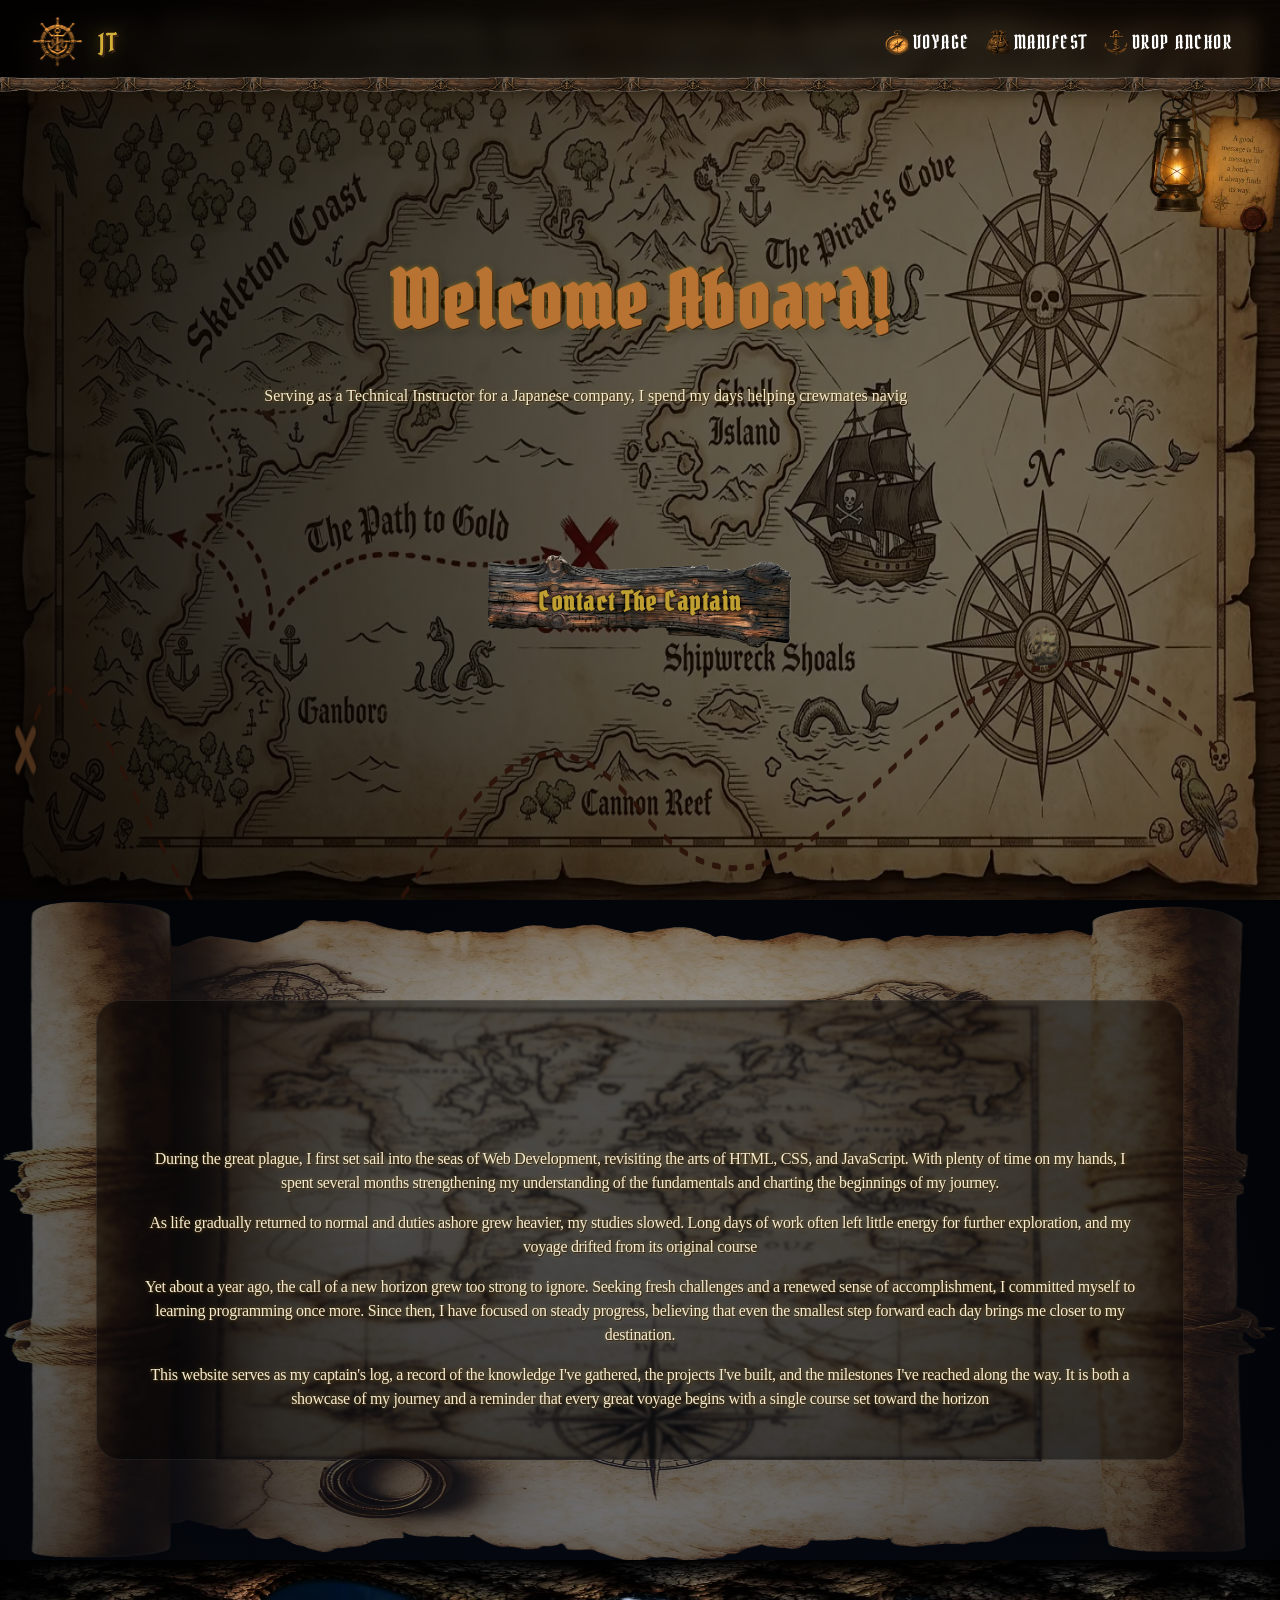
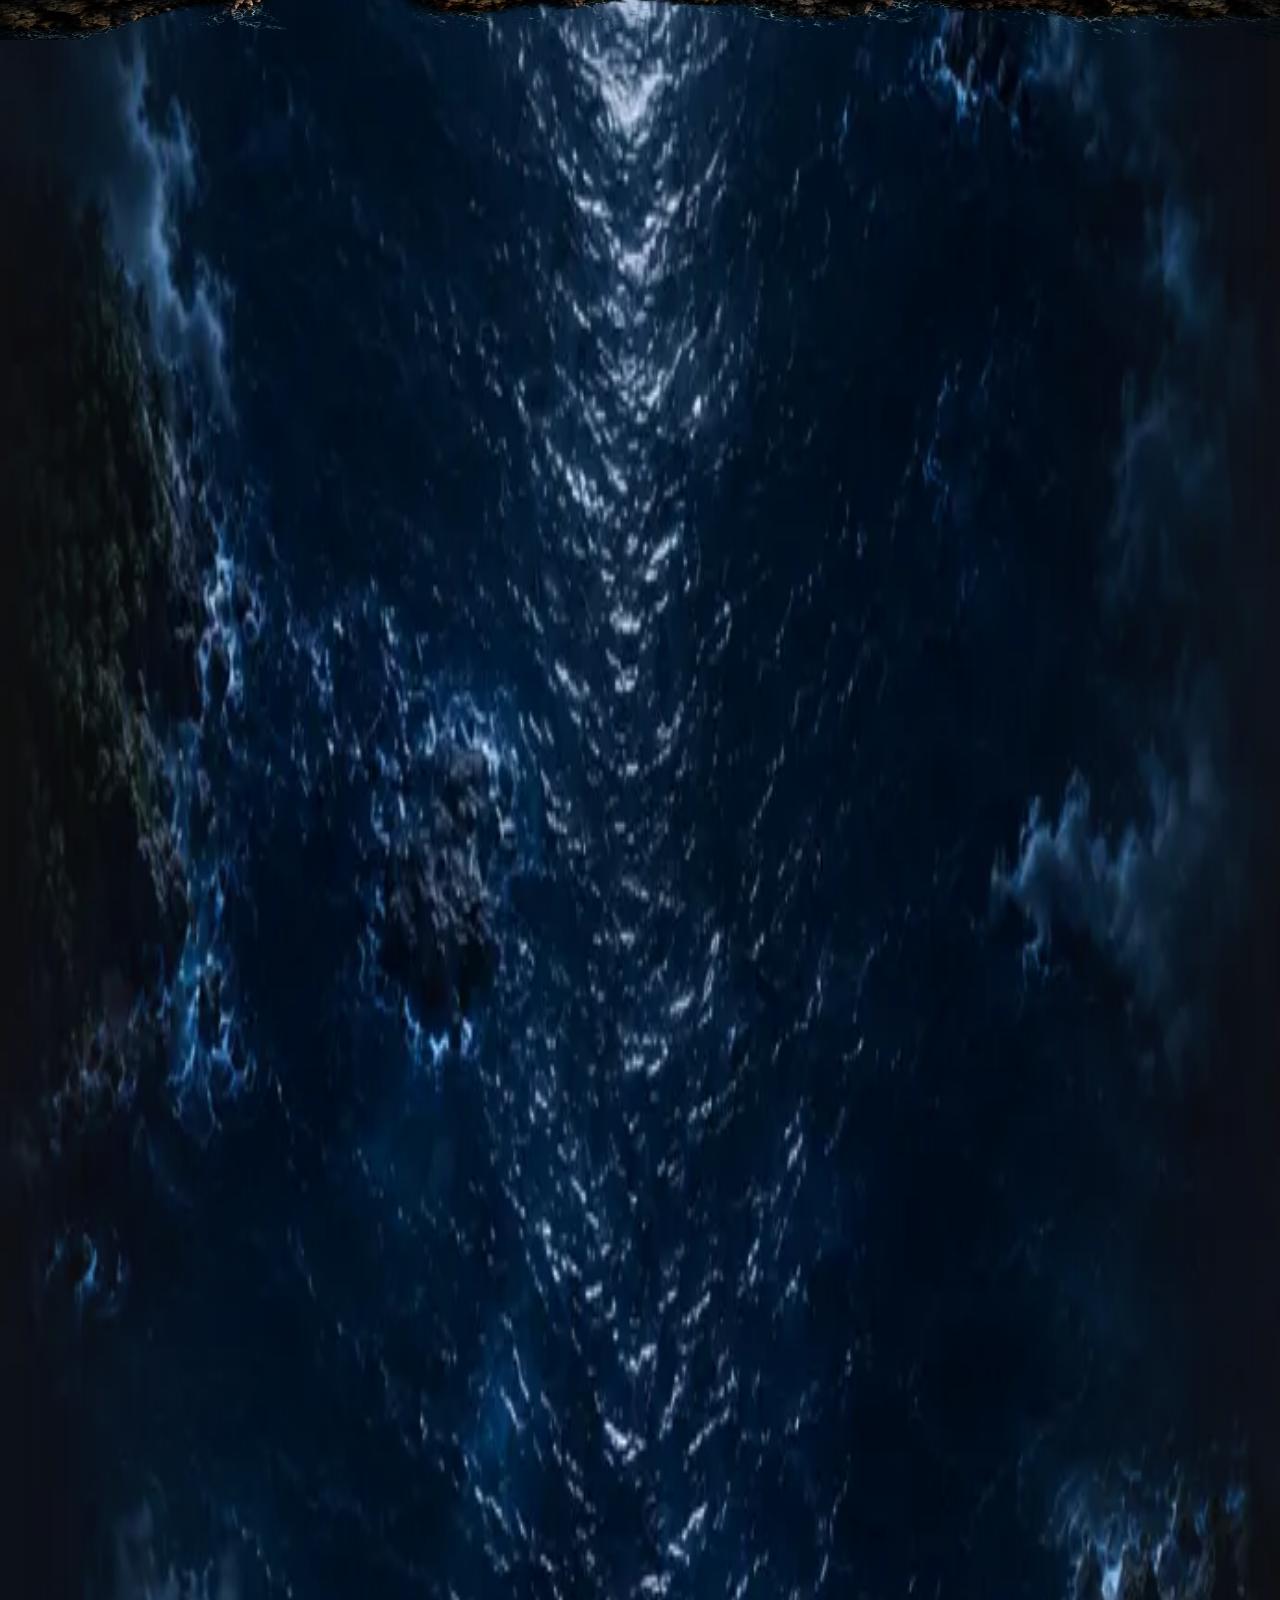
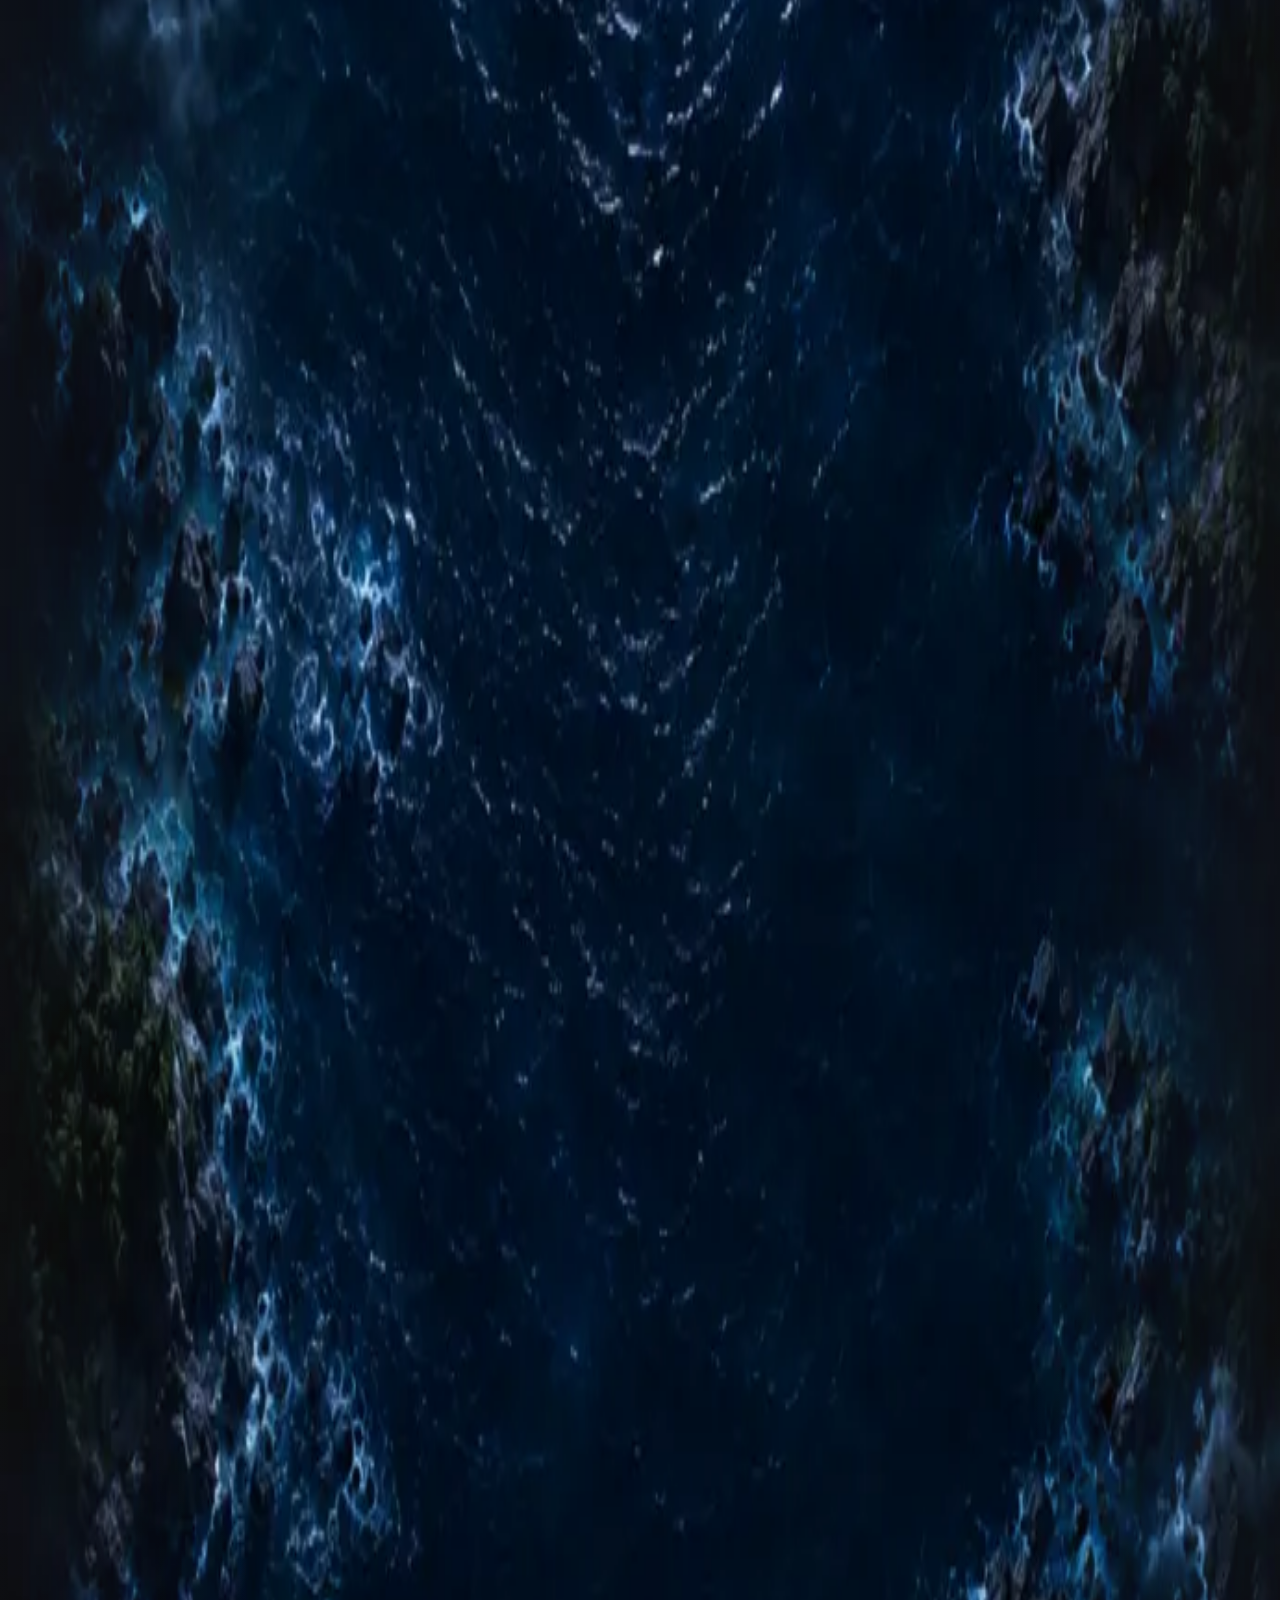
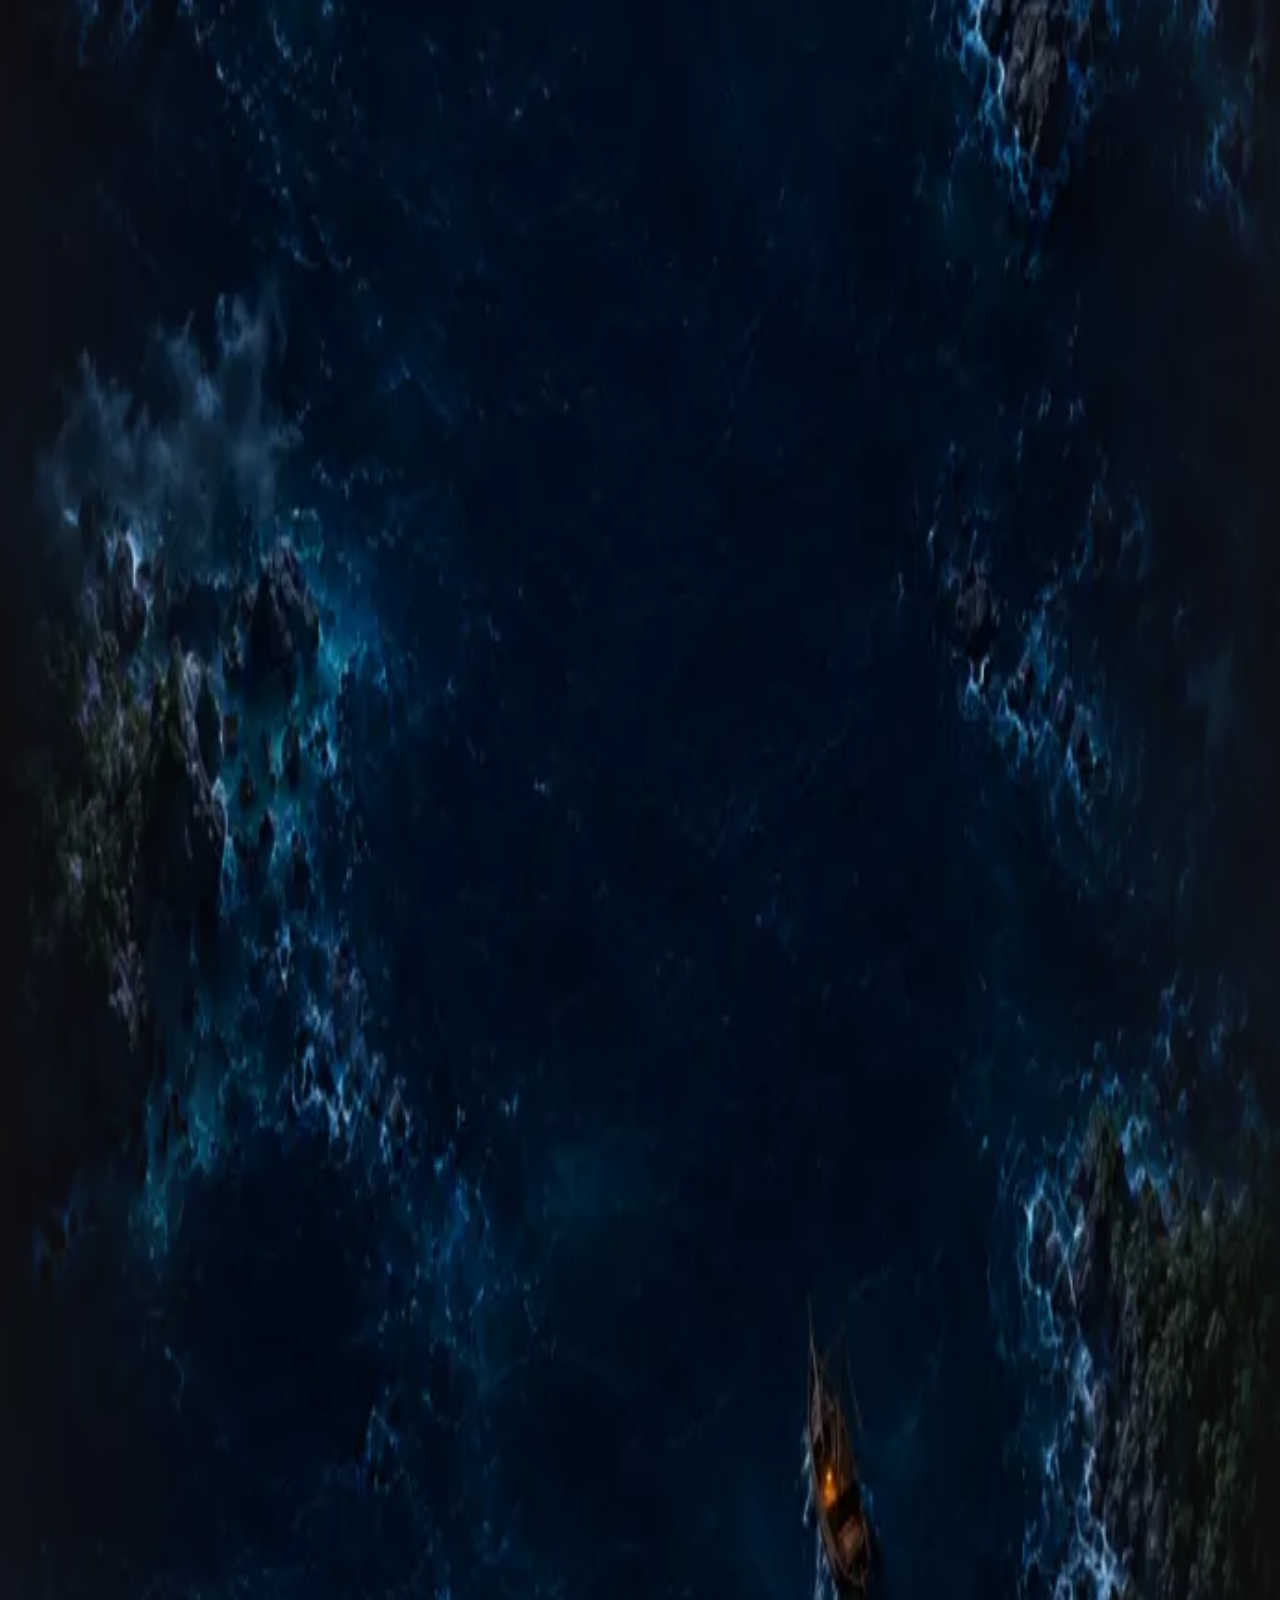
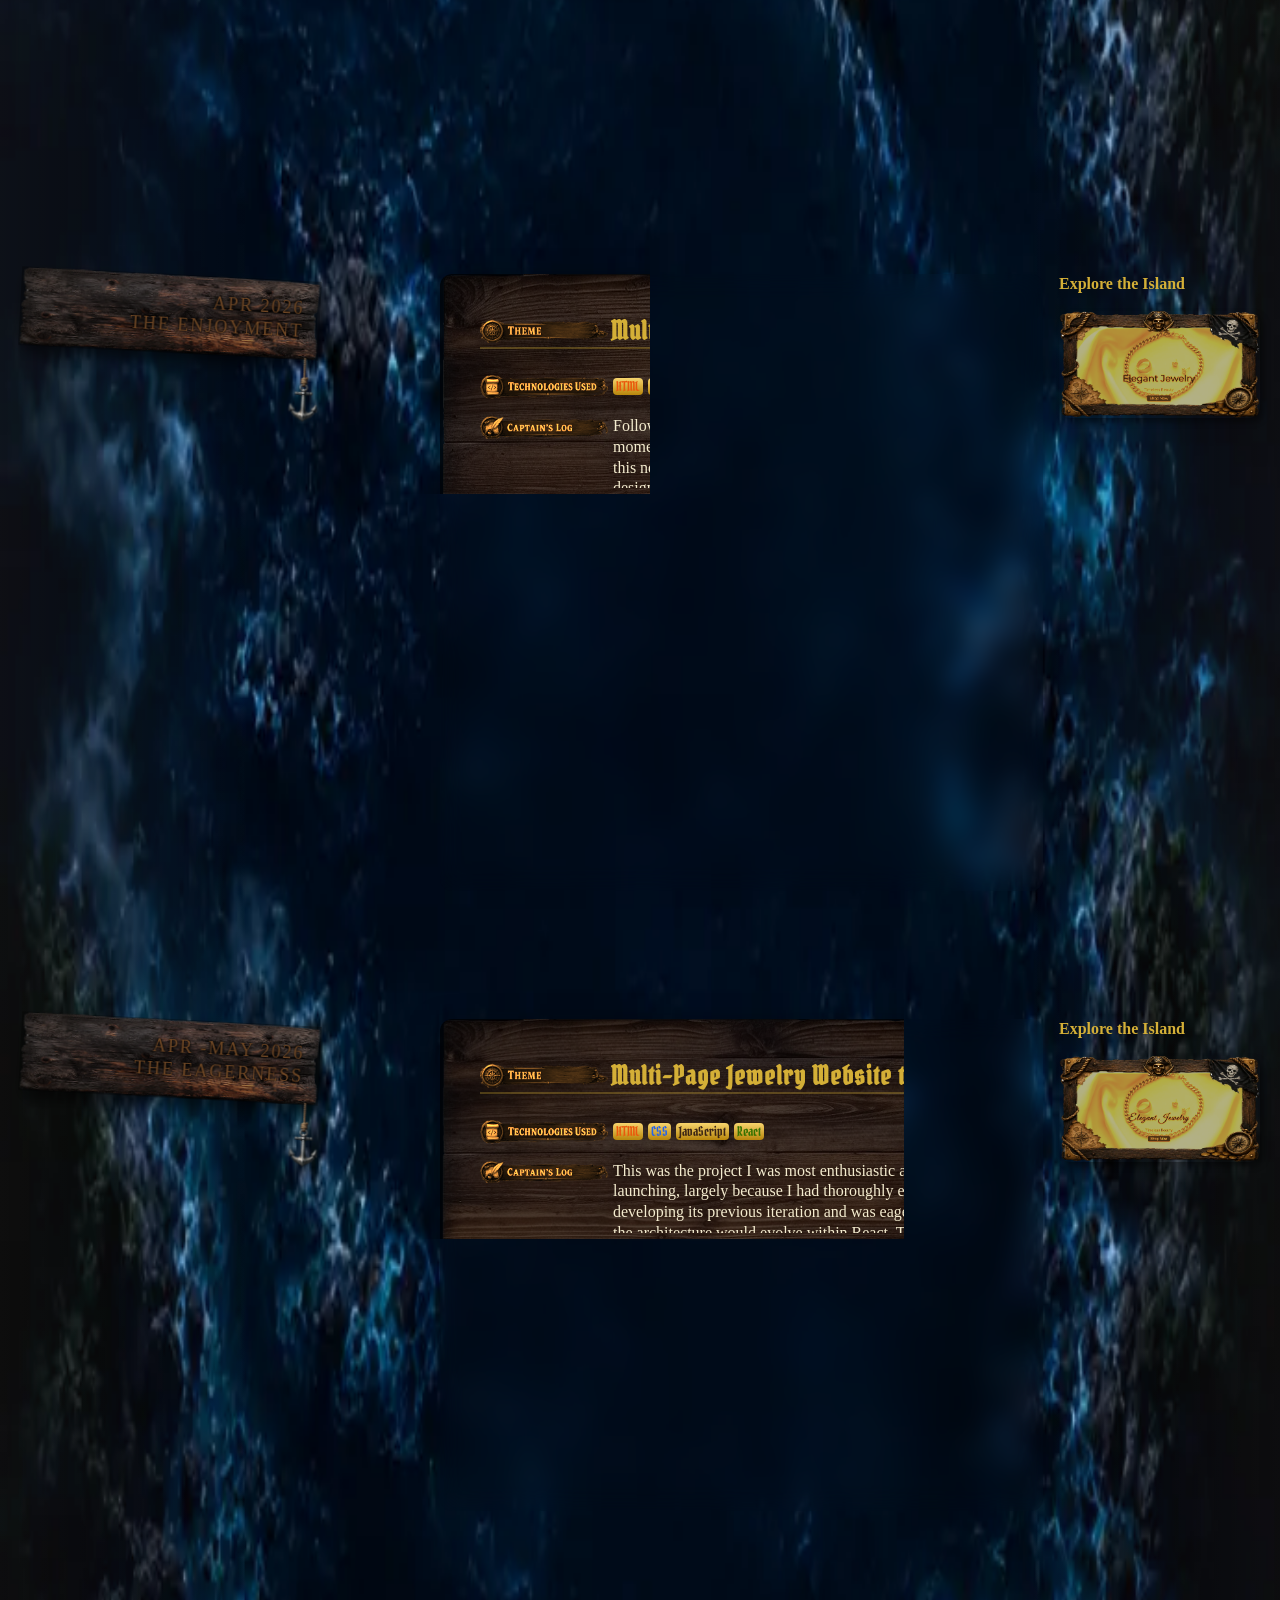
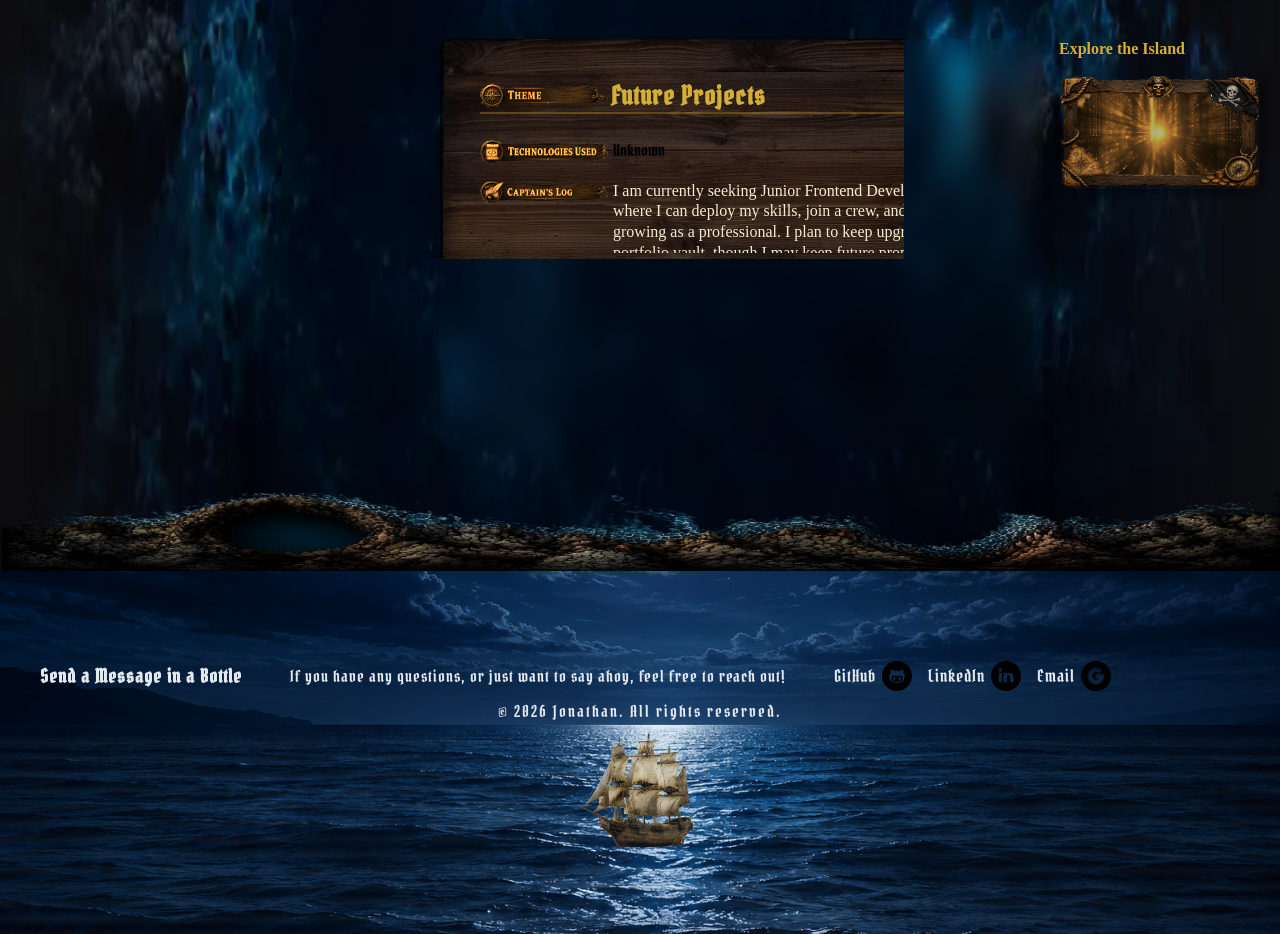
<file: index.html>
<!doctype html>
<html lang="en">
  <head>
    <meta charset="UTF-8" />
    <meta name="viewport" content="width=device-width, initial-scale=1.0" />
    <link
      href="https://fonts.googleapis.com/css2?family=VT323&display=swap"
      rel="stylesheet"
    />
    <link
      href="https://fonts.googleapis.com/css2?family=Pirata+One&display=swap"
      rel="stylesheet"
    />
    <link rel="icon" type="image/x-icon" href="./images/nav/logo.png" />
    <link rel="stylesheet" href="./style/style.css" />
    <link rel="stylesheet" href="./components/navigation/nav.css" />
    <link rel="stylesheet" href="./components/footer/foot.css" />
    <link rel="stylesheet" href="./components/voyage/voyageFirstSection.css" />
    <link rel="stylesheet" href="./components/voyage/voyageSecondSection.css" />
    <link rel="stylesheet" href="./components/voyage/backToTop.css" />
    <title>Voyage</title>
  </head>
  <body data-page="voyage">
    <main id="app"></main>
    <script src="./script/index.js" defer></script>
    <script src="./script/timeline.js" defer></script>
    <script src="./script/mobileNav.js" defer></script>
    <script src="./script/profile.js" defer></script>
  </body>
</html>
</file>
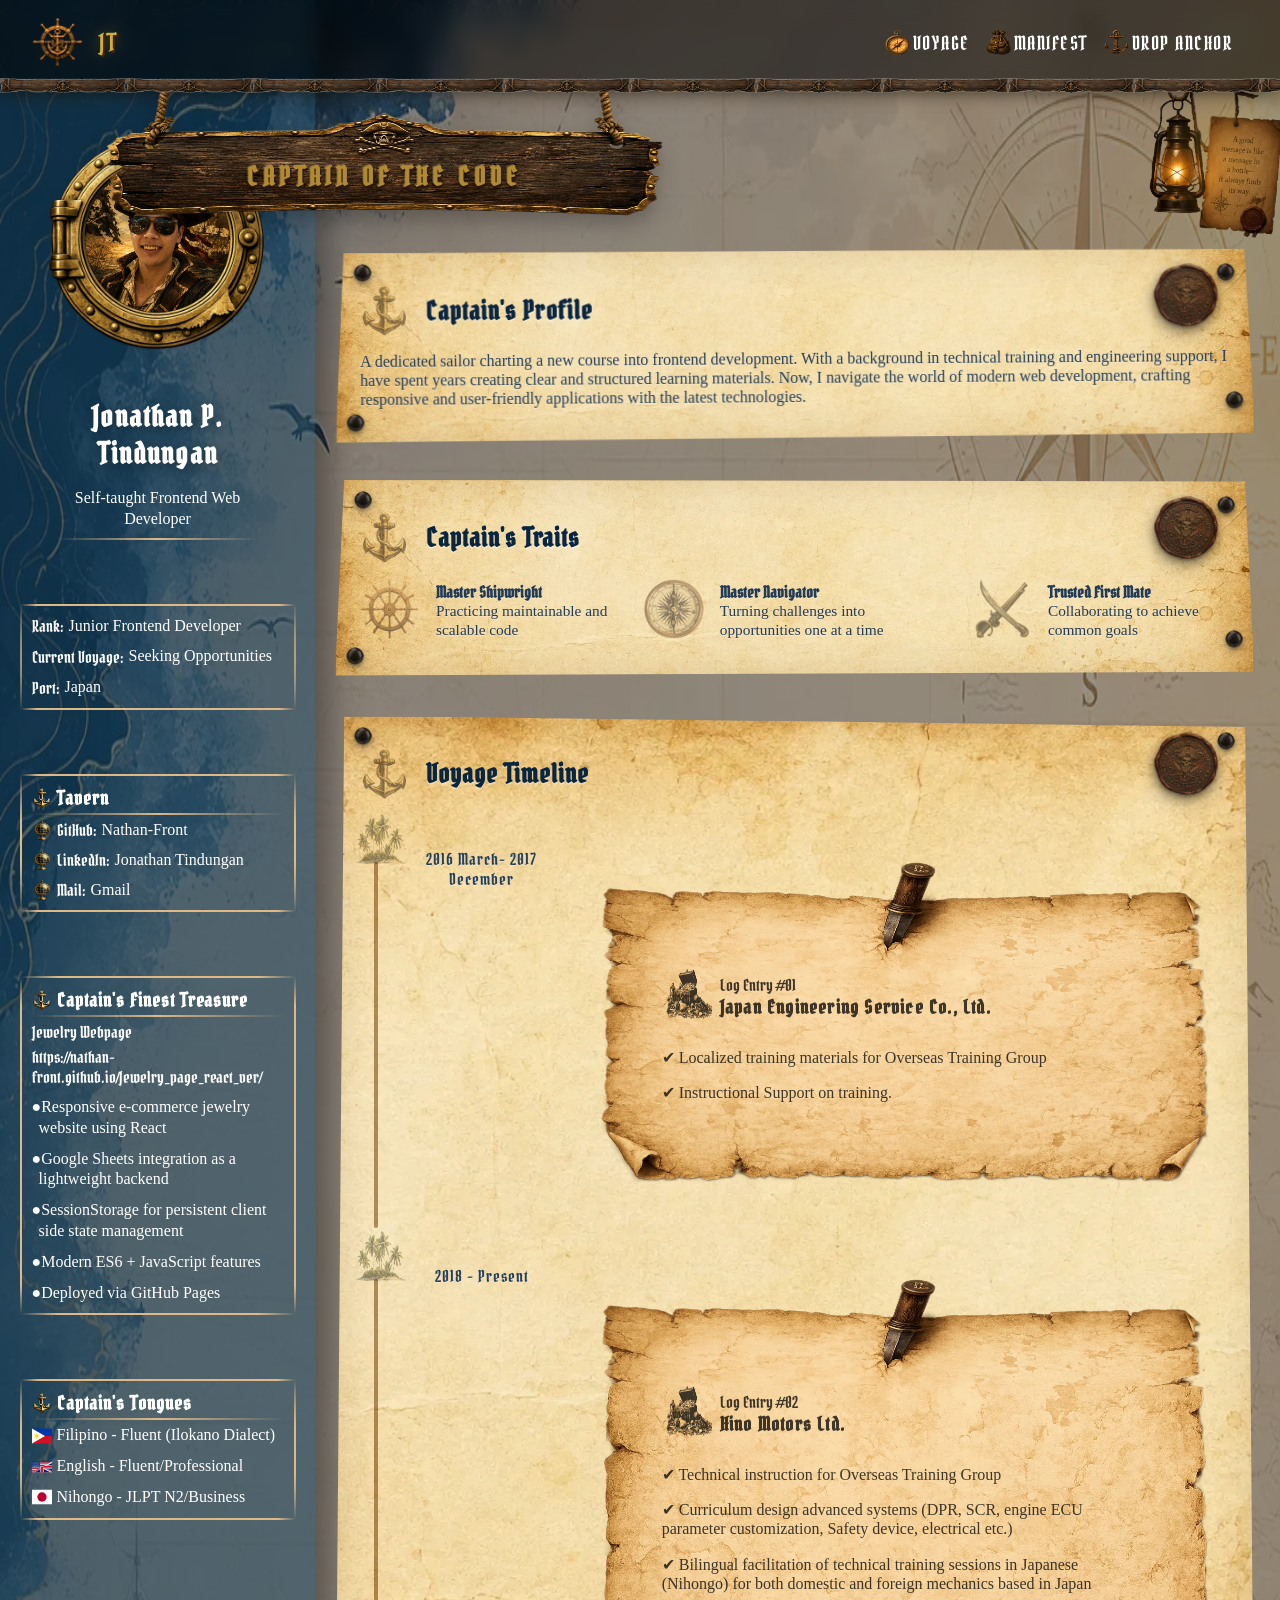
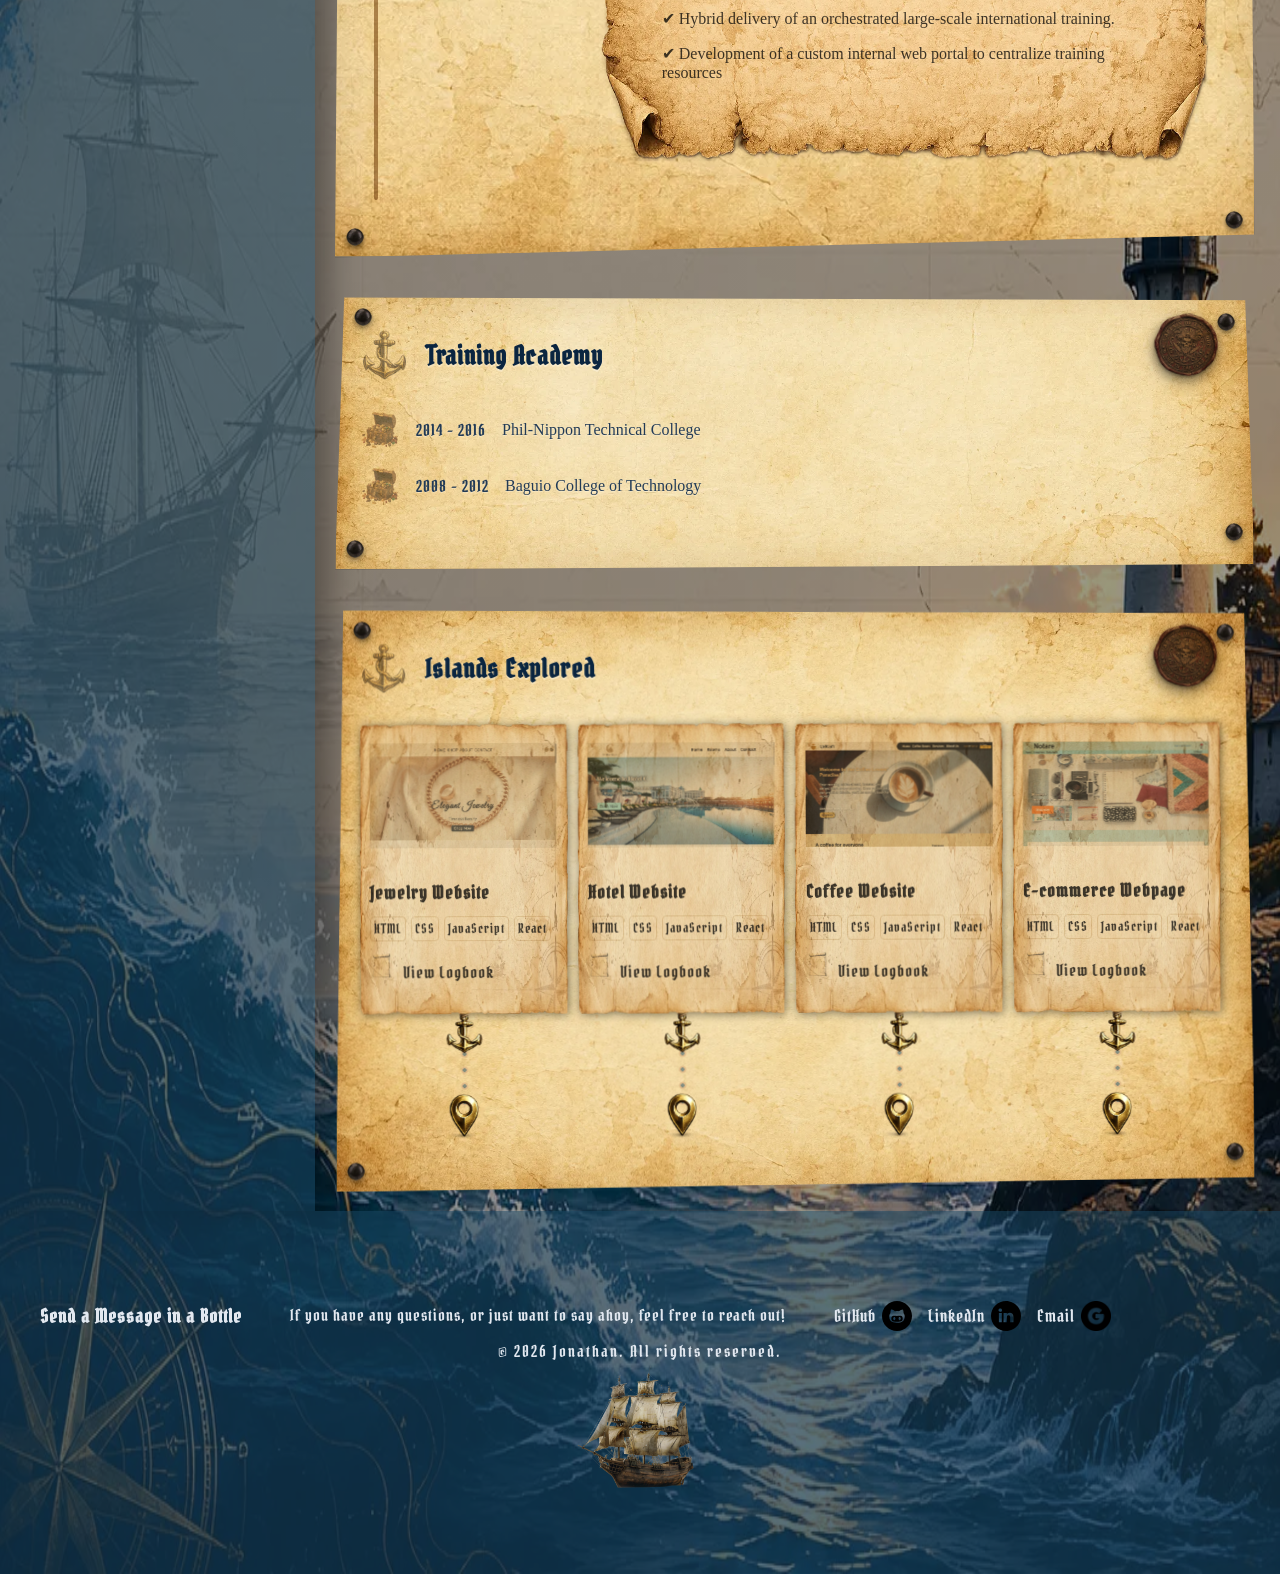
<file: profile.html>
<!doctype html>
<html lang="en">
  <head>
    <meta charset="UTF-8" />
    <meta name="viewport" content="width=device-width, initial-scale=1.0" />
    <link
      href="https://fonts.googleapis.com/css2?family=VT323&display=swap"
      rel="stylesheet"
    />
    <link
      href="https://fonts.googleapis.com/css2?family=Pirata+One&display=swap"
      rel="stylesheet"
    />
    <link rel="icon" type="image/x-icon" href="./images/nav/logo.png" />
    <link rel="stylesheet" href="./style/style.css" />
    <link rel="stylesheet" href="./components/navigation/nav.css" />
    <link rel="stylesheet" href="./components/footer/foot.css" />
    <link
      rel="stylesheet"
      href="./components/profile/profileFirstSection.css"
    />
    <link
      rel="stylesheet"
      href="./components/profile/profileSecondSection.css"
    />
    <title>Manifest</title>
  </head>
  <body data-page="profile">
    <main id="app"></main>
    <script src="./script/index.js" defer></script>
    <script src="./script/timeline.js" defer></script>
    <script src="./script/mobileNav.js" defer></script>
    <script src="./script/profile.js" defer></script>
  </body>
</html>
</file>
<file: style/style.css>
@import url('https://fonts.googleapis.com/css2?family=Inter:wght@300;400;500;600;700&family=Space+Grotesk:wght@400;500;600;700&display=swap');
body[data-page="voyage"] {
    background-image: unset;
    width: 100%;
}
body[data-page="voyage"]>.footer-section  {
    background-image: url("../images/footer/moonlight.webp");
    background-repeat: repeat-y;
    background-size: 100% auto;
    background-position: center;
    position: relative;
}
body[data-page="voyage"]>.footer-section::after {
    content: "";
    position: absolute;
    left: 0;
    right: 0;
    bottom: 0;
    height: 55%;
    background:
        repeating-linear-gradient(
            transparent 0px,
            rgba(255,255,255,.035) 8px,
            transparent 16px
        );
    animation: oceanApproach 15s linear infinite;
    pointer-events: none;
}
@keyframes oceanApproach {
    from {
        background-position-y: 0;
    }
    to {
        background-position-y: 130px;
    }
}
body[data-page="profile"] {
    background-image:
        linear-gradient(rgba(0,0,0,.4), rgba(0,0,0,.4)),
        url("../images/cv/background.webp");
    background-blend-mode:multiply;
   
    background-repeat: no-repeat;
    background-size: 100% 100%;
}
body[data-page="profile"]>.footer-section  {
    background-color: rgba(27, 73, 101, 0.5);
}
body[data-page="contact"] {
    background-image: url("../images/contact/contact.webp");
    margin-top: 100px;
}
body[data-page="contact"]>.footer-section {
    background-color: rgba(27, 73, 101, 0.5);
}
html {
    overflow-x: hidden;
}
body {
    font-family: "Pirata One", serif;
    margin: 0;
    padding: 0;
    position: relative;
    overflow-x: hidden;
    overflow-y: auto;
    background-position: center;
    background-repeat: no-repeat;
    background-size: 100% 100%;
    min-height: 100vh;
    width: 100%;
    min-width: 100%;
}
@media only screen and (max-width: 640px) {
    body[data-page="profile"] {
        background-image: url("../images/cv/mobileBackground.webp");
    }
    body[data-page="contact"] {
        background-image: url("../images/cv/mobileBackground.webp");

    }
    body {
        background-image: url("../images/cv/mobileBackground.webp");
    }
    html.no-scroll,
    body.no-scroll {
        overflow: hidden;
    }
}
h1, h2, h3, h4 {
    font-family: "Pirata One", serif;
    margin: 0;
    letter-spacing: 1px;
}
h1 {
    font-size: clamp(2.5rem, 6vw, 6rem);
    text-shadow: 3px 3px 12px rgba(0,0,0, 0.3);
    color: #dbeafe;
    letter-spacing: 2px;
    margin-bottom: 1rem;
}
.split-reveal {
    position: relative;
    color: transparent; 
    display: inline-block;
}
.split-reveal::before,
.split-reveal::after {
    content: attr(data-text); /*Use the text of data- instead*/
    position: absolute;
    top: 0;
    left: 0;
    width: 100%;
    height: 100%;
    color: #B87333;
    text-shadow:
        1px 1px 0 #3a2414,
        0 0 5px rgba(255,215,0,.3);
    animation-duration: 1.5s;
    animation-timing-function: cubic-bezier(0.19, 1, 0.22, 1); 
    animation-fill-mode: forwards;
}
.split-reveal::before {
    clip-path: polygon(0 0, 100% 0, 100% 50%, 0 50%);
    opacity: 0;
    transform: translateY(-50px);
    animation-name: splitFromTop;
}
.split-reveal::after {
    clip-path: polygon(0 50%, 100% 50%, 100% 100%, 0 100%);
    opacity: 0;
    transform: translateY(50px);
    animation-name: splitFromBottom;
}
@keyframes splitFromTop {
    to {
        opacity: 1;
        transform: translateY(0);
    }
}
@keyframes splitFromBottom {
    to {
        opacity: 1;
        transform: translateY(0);
    }
}
ul {
    list-style: none;
    margin: 0;
    padding: 0;
}
ul> li {
    margin: 0;
    padding: 0;
}
a {
    text-decoration: none;
    color: black;
}
p {
    margin: 0;
    padding: 0;
    font-size: clamp(1rem, 1.2vw, 1.8rem);
    font-weight: 500;
    line-height: 1.3;
    font-family: 'Merriweather', serif;
}
.loading,
.error-page {
    margin-top: 10%;
    min-height: 50vh;
    display:flex;
    flex-direction:column;
    justify-content:center;
    align-items:center;
    color:#d4af37;
    font-family:serif;
}
.spinner {
    margin-top: 10%;
    width:60px;
    height:60px;
    border:5px solid rgba(212,175,55,.3);
    border-top-color:#d4af37;
    border-radius:50%;
    animation:spin 1s linear infinite;
}
@keyframes spin {
    to {
        transform:rotate(360deg);
    }
}
</file>
<file: components/navigation/nav.css>
:root {
    --nav-height: 85px;
}
.navbar {
    width: 100%; 
    height: var(--nav-height);
    display: flex;
    align-items: center;
    background-color: rgba(0, 0, 0, 0.55);
    margin: 0;
    padding: 0;
    position: fixed;
    top: 0;
    left: 0;
    transition: transform 0.4s ease;
    z-index: 9;
    backdrop-filter: blur(10px);
    border-bottom: 1px solid rgba(212,175,55,.2);
    box-shadow:
        0 4px 20px rgba(0,0,0,.8),
        0 0 30px rgba(255,140,0,.15);
}
.navbar.hide {
    transform: translateY(-100%);
}
.navbar::after {
    content: "";
    position: absolute;
    left: 0;
    bottom: -8px;
    width: 100%;
    height: 15px;
    background-image: url("../../images/nav/border.webp");
    background-size: contain;
    pointer-events: none;
    z-index: 2;
}
.navbar::before {
    content: "";
    position: absolute;
    right: -23px;
    top: 99%;
    width: clamp(5rem, 12vw, 30rem);
    height: clamp(5rem, 12vw, 30rem);
    background-image:
    radial-gradient(
        rgba(255,180,50,.25),
        transparent 70%
    ),
     url("../../images/nav/lamp.webp");
    background-size: contain;
    background-repeat: no-repeat;
    z-index: 1;
    animation: swing 15s linear infinite;
}
@keyframes swing {
    0%,100%{
        transform:rotate(-1deg);
    }
    50%{
        transform:rotate(1deg);
    }
}
.logo {
    width: clamp(40px, 4vw, 60px);
    margin: 0 0 0 2rem;
    filter:
        sepia(100%)
        saturate(300%)
        hue-rotate(350deg)
        brightness(1.05);
}
.my-name {
    margin: 0 0 0 1rem;
    padding: 0;
    color: white;
    font-size: clamp(1.1rem, 2vw, 1.5rem);
    font-family: "Pirata One", cursive;
    letter-spacing: 3px;
    color: #d4af37;
    text-shadow:
        2px 2px 0 #3a2414,
        0 0 15px rgba(212,175,55,.5),
        0 0 30px rgba(212,175,55,.2);
}
.nav-links-wrapper {
    display: flex;
    gap: 1rem;
    margin: 0 3rem 0 auto;
}
.nav-links> a {
    color: white;
    font-size: clamp(1rem, 1.5vw, 1.5rem);
    position: relative;
    display: flex;
    align-items: center;
    gap: 3px;
    letter-spacing: 1.5px;
}
.nav-links> a> img {
    width: 25px;
    height: 25px;
    margin: 0;
    padding: 0;
    filter:
        sepia(100%)
        saturate(300%)
        hue-rotate(350deg)
        brightness(1.05);
}
.nav-links> a:hover {
    color: #d4af37;
    text-shadow: 0 0 8px rgba(212,175,55,.5);
}
.nav-links> a:hover> img {
     filter:
        sepia(100%)
        saturate(350%)
        brightness(1.2)
        drop-shadow(0 0 8px rgba(255,215,0,.6));
}
.nav-links> a::after {
    content: "";
    position: absolute;
    left: 0;
    bottom: -55%;
    width: 0;
    height: 3px;
    background-color:#d4af37;
    transition: width 0.3s ease;
}
.nav-links> a:hover::after {
    width: 100%;  
}
.close-mobile-nav,
.mobile-nav-open,
.mobile-footer,
.overlay {
    display: none;
}
body[data-page="voyage"]> nav> .main-title-container,
body[data-page="contact"]> nav> .main-title-container {
    display: none;
}
body[data-page="profile"]> nav> .main-title-container {
    position: fixed;
    top: 0;
    left: 30%;
    transform: translateX(-50%);
    display: flex;
    align-items: center;
    width: 40%;
    margin-top: calc(var(--nav-height));
    padding: 1.5rem;
    gap: 1rem;
    background-image: url("../../images/cv/woodBanner.webp");
    background-repeat: no-repeat;
    background-size: 100% 100%;
    transform-origin: top center;
    animation: swayFrontBack 5s ease-in-out infinite;
    filter: drop-shadow(0 10px 10px rgba(0,0,0,.25));
    transition: opacity 0.4s ease, visibility 0.4s ease;
}
@keyframes swayFrontBack {
    0%,100%{
        transform: perspective(1200px) rotateX(4deg);
        filter: drop-shadow(0 15px 12px rgba(0,0,0,.3));
    }
    50%{
        transform: perspective(1200px) rotateX(-4deg);
        filter: drop-shadow(0 5px 6px rgba(0,0,0,.15));
    }
}
body[data-page="profile"]> nav> .main-title-container> img {
    width: clamp(32px, 5vw, 50px);
    height: clamp(32px, 5vw, 50px);
}
body[data-page="profile"]> nav> .main-title-container> h2 {
    font-family: "Pirata One", serif;
    font-size: clamp(1.1rem, 2vw, 2rem);
    color: #b08a32;
    text-shadow:
        1px 2px 0 #2b1809,
        -1px -1px 0 rgba(255,220,150,.25),
        0 4px 5px rgba(0,0,0,.7);
    margin: 10% auto 0 auto;
    letter-spacing: 5px;
    text-align: center;
}
.main-title-container.hideBanner {
    opacity: 0;
    visibility: hidden;
}
@media only screen and (max-width: 640px) {
    :root {
        --nav-height: 70px;
    }
    .navbar {
        width: 100% !important;
        max-width:100%;
        box-sizing:border-box;
    }
    .navbar::before {
        right: -15px;
    }
    .logo {
        margin: 0 0 0 1rem;
    }
    .my-name {
        margin: 0 0 0 1rem;
    }
    .nav-links-wrapper {
        position: absolute !important;
        flex-direction: column;
        width: 80% !important;
        height: 100dvh;
        gap: 1rem;
        top: 0;
        right: 0;
        margin: 0;
        padding: 0;
        opacity: 0;
        transform: translate(100%);
        transition:
        transform 0.4s ease,
        opacity 0.4s ease,
        visibility 0.4s ease;
        background-image: linear-gradient(
        rgba(0,0,0,0.3),
        rgba(0,0,0,0.3)
        ), url("../../images/cv/mobileBackground.webp");
        background-position: center;
        background-repeat: no-repeat;
        background-size: cover;
        overflow-x: hidden;
    }
    .nav-links {
        width: 80%;
        margin: 0 0 0 2rem;
        background:
        linear-gradient(
            90deg,
            rgba(90,60,30,.25),
            rgba(255,255,255,.08)
        );
        border-left: 4px solid #d4af37;
        box-shadow:
        inset 0 0 20px rgba(0,0,0,.25),
        0 8px 20px rgba(0,0,0,.25);
        padding: 8px 0;
    }
    .nav-links> a {
        gap: 10px;
        padding-left: 3px;
    }
    .nav-links> a::after {
        bottom: -8px;
    }
    .nav-links:active {
        transform:scale(.97);
        filter:brightness(1.2);
        box-shadow:
        inset 0 0 15px rgba(212,175,55,.4),
        0 4px 10px rgba(0,0,0,.5);
    }
    .close-mobile-nav {
        display: flex;
        flex-direction: column;
        align-items: center;
        margin: 1.5rem 0 1.5rem 1rem;
        background-color: transparent;
        border: none;
        font-size: 0.8rem;
        color: #d4af37;
        width: 60px;
        height: 60px;
    }
    .close-mobile-nav> img {
        border-radius: 50%;
        background:rgba(0,0,0,.35);
        border: 1px solid #d4af37;
    }
    .close-mobile-nav:hover {
        cursor: pointer;
     }
    .mobile-nav-open {
        display: flex;
        flex-direction: column;
        width: 45px;
        height: 40px;
        margin: 0 1rem 0 auto;
        background-color: transparent;
        border: none;
        color: #d4af37;
        font-size: 0.8rem;
    }
    .mobile-nav-open:hover {
        cursor: pointer;
    }
    .mobile-nav-open> img,
    .close-mobile-nav> img  {
        width: 100%;
        height: 100%;
        filter:
        drop-shadow(0 4px 8px rgba(0,0,0,.7))
        drop-shadow(0 0 8px rgba(212,175,55,.5));
    }
    .mobile-nav-open:hover> img,
    .close-mobile-nav:hover> img {
        filter:
        sepia(100%)
        saturate(350%)
        brightness(1.2)
        drop-shadow(0 0 8px rgba(255,215,0,.6));
    }
    .nav-links-wrapper.openNav {
        position: fixed;
        opacity: 1;
        visibility: visible;
        pointer-events: auto;
        transform: translateX(0);
        z-index: 9999999;
        box-shadow:
        -15px 0 30px rgba(0,0,0,.7),
        inset 10px 0 30px rgba(0,0,0,.2);
        padding: 0;
        box-sizing:border-box;
        min-height: 100dvh;
    }
    .overlayActive {
        display: flex;
        position: fixed;
        top: 0;
        left: 0;
        width: 100vw;
        height: 100vh;
        min-height: 100vh;
        inset:0;
        z-index: 999;
        background:
        linear-gradient(
          90deg,
          rgba(0,0,0,.5),
          transparent
        );
        overflow-y: hidden;
    }
    body[data-page="profile"]> nav>.main-title-container  {
        width: 60%;
        left: 10px;
        top: -5px;
        padding: 1rem;
    }
    body[data-page="profile"]> nav> .main-title-container> h2 {
        margin: 13% auto 0 auto;
    }
    .mobile-footer {
        display: flex;
        flex-direction: column;
        align-items: center;
        justify-content: center;
        gap: 10px;
        width: 100%;
        padding: 10px 0 0 0;
        margin: auto 0 0 0;
        background: rgba(0,0,0,.4);
        color: white;
        position: relative;
    }
    .mobile-footer::after {
        content: "";
        position: absolute;
        top: -1rem;
        left: 0;
        width: 100%;
        height: 2rem;
        background-image: url("../../images/nav/rope.webp");
        background-position: left;
        background-size: contain;
    }
    .mobile-footer> p {
        font-size: 0.9rem;
        margin-top: 5px;
        font-family: "Pirata One", serif;
        letter-spacing: 1px;
    }
    .mobile-footer> ul {
        display: flex;
        gap: 10px;
    }
    .mobile-footer> ul> li {
        display: flex;
        gap: 5px;
        align-items: center;
    }
    .mobile-footer> ul> li> a {
        font-size: 0.8rem;
        color: white;
        letter-spacing: 1px;
    }
    .mobile-footer> ul> li> img {
        width: 20px;
        filter:
        sepia(100%)
        saturate(350%)
        brightness(1.2)
        drop-shadow(0 0 8px rgba(255,215,0,.6));
    }
    .mobile-footer> span {
        font-size: 0.8rem;
        margin-bottom: 1rem;
        letter-spacing: 1px;
    }
}
@media (min-width: 1600px) and (max-width: 2560px) {
    body[data-page="profile"]> nav> .main-title-container {
        width: 30%;
    }
}
</file>
<file: components/footer/foot.css>
.footer-section {
    padding: 80px 0;
    width: 100%;
    display: flex;
    flex-direction: column;
    color: #e2e8f0;
    overflow-x: hidden;
    position: relative;
    z-index: 1;
}
.footer-content {
    padding: 10px 0;
    display: flex;
    width:max-content;
    animation: marquee 30s linear infinite;
    overflow-x: hidden;
}
.marquee-container {
    min-width: 100vw;
    display: flex;
    align-items: center;
    gap: 3rem;
    flex-shrink: 0;
    padding: 0 40px;
    
}
.marquee-container> h3 {
    font-size: clamp(0.9rem, 1.5vw, 1.6rem);
    letter-spacing: 1px;
}
.marquee-container> p {
    font-family: "Pirata One", serif;
    letter-spacing: 1px;
}
.contact-info {
    display: flex;
    gap: 1rem;   
}
.marquee-container> div> a {
    display: flex;
    align-items: center;
    color: #e2e8f0;
    gap: 6px;
    letter-spacing: 1px;
    font-size: clamp(0.8rem, 1.3vw, 1.5rem);
}
.marquee-container> div> a> img {
    width: 30px;
}
.footer-content:hover {
    animation-play-state: paused;
}
@keyframes marquee {
    from {
        transform: translateX(0);
    }
    to {
        transform: translateX(-50%);
    }
}
.alrights-reserved {
    width: 100%;
    text-align: center;
}
.copyright {
    font-family: "Pirata One", serif;
    letter-spacing: 2px;
}
.alrights-reserved> img {
    width: 10%;
    animation: oceanFloat 6s ease-in-out infinite;
    position: relative;
    filter:
        brightness(.9)
        saturate(.8)
        hue-rotate(10deg);
}
.alrights-reserved> img::after {
    content: "";
    position: absolute;
    left: 50%;
    bottom: 10px;
    width: 120px;
    height: 30px;
    transform: translateX(-50%);
    border-radius: 50%;
    background:
        radial-gradient(
            ellipse,
            rgba(255,255,255,.25) 0%,
            rgba(255,255,255,.1) 50%,
            transparent 100%
        );

    animation: waterReact 3s ease-out infinite;
}
@keyframes waterReact {
    0%,100% {
        transform: translateX(-50%) scaleX(1);
    }

    50% {
        transform: translateX(-50%) scaleX(1.2);
    }
}
.alrights-reserved> img::before {
    content: "";
    position: absolute;
    left: 50%;
    bottom: -5px;
    width: 100px;
    height: 20px;
    transform: translateX(-50%);
    background: rgba(0,0,0,.4);
    border-radius: 50%;
    filter: blur(8px);
}
@keyframes oceanFloat {
    0% {
        transform: translateY(0px) rotate(-1deg);
    }
    20% {
        transform: translateY(-5px) rotate(1deg);
    }
    40% {
        transform: translateY(-2px) rotate(2deg);
    }
    60% {
        transform: translateY(-8px) rotate(-1deg);
    }
    80% {
        transform: translateY(-3px) rotate(1deg);
    }
    100% {
        transform: translateY(0px) rotate(-1deg);
    }
}
@media only screen and (max-width: 640px) {
    .footer-section {
        padding: 30px 0;
    }
    .marquee-container> div> a> img {
        width: 25px;
    }
}
</file>
<file: components/voyage/voyageFirstSection.css>
.about-section {
    width: 100%;
    min-height: 100dvh;
    display: flex;
    flex-direction: column;
    align-items: center;
    justify-content: center;
    gap: 1rem;
    position: relative;
    z-index: 2;
    overflow: hidden; 
}
.about-section::before {
    content: "";
    position: absolute;
    inset: 0;
    background-image:
        linear-gradient(
            rgba(0,0,0,0.55),
            rgba(0,0,0,0.55)
        ),
        url("../../images/index/map.webp");
    background-size: 100% 100%;
    background-position: center;
    background-repeat: no-repeat;
    z-index: -2;
}
.about-section::after {
    content: "";
    position: absolute;
    inset: 0;
    background:
        radial-gradient(
            circle at right,
            transparent 20%,
            rgba(0,0,0,0.15) 45%,
            rgba(0,0,0,0.8) 100%
        );
    z-index: -1;
}
.split-reveal {
    text-align: center;
}
.about-section> p {
    max-width: 60%;
    text-align: center;
    line-height: 1.7;
    font-weight: 400;
    color:#f4eccf;
    text-shadow:
        1px 1px 0 #3a2414,
        0 0 5px rgba(255,215,0,.3);
    font-family: 'Merriweather', serif;
    z-index: 2;
}
#multiline-typewriter span {
    display: inline;
    opacity: 0;
    position: relative;
}
#multiline-typewriter span.revealed {
    opacity: 1;
}
@keyframes blink {
    50% { opacity: 0; }
}
.contact-btn {
    margin-top: 3rem;
    font-size: clamp(1rem, 2vw, 2rem);
    font-weight: 600;
    letter-spacing: 1.5px;
    padding:  30px 50px;
    position: relative;
    border-radius: 12px;
    overflow: hidden;
    background-image: url("../../images/index/woodButton.webp");
    background-repeat: no-repeat;
    background-size: 100% 100%;
    font-family: "Pirata One", serif;
    display: flex;
    justify-content: center;
    align-items: center;
    color: #d4af37;
    text-shadow:
        0 0 2px #000,
        0 0 4px #000,
        0 0 8px rgba(0,0,0,.6);
    animation: seaFloat 4s ease-in-out infinite;
    transform-origin: center center;
    filter: brightness(0.9);
    z-index: 2;
}
.contact-btn:hover {
    transform: translateY(-2px);
    animation-play-state: paused;
    filter: brightness(1);
}
@keyframes seaFloat{
    0%,100%{
        transform: translateY(0) rotate(-1deg);
    }
    25%{
        transform: translateY(-3px) rotate(0.5deg);
    }
    50%{
        transform: translateY(-1px) rotate(1deg);
    }
    75%{
        transform: translateY(2px) rotate(-0.5deg);
    }
}
.map {
    position: absolute;
    width: 100%;
    height: 600px;
    bottom: -150px;
}
.route-svg {
    position: absolute;
    inset: 0;
    width: 100%;
    height: 100%;
    filter:
        blur(1px)
        linear-gradient(
            rgba(0,0,0,0.55),
            rgba(0,0,0,0.55)
        );
}
.route-svg> path {
    fill: none;
    stroke: rgba(45, 20, 10, 0.95);
    stroke-width: 2;
    stroke-dasharray: 5 8;
    stroke-linecap: round;
}
.ship {
    filter:
        sepia(200%)
        saturate(150%)
        brightness(50%)
        contrast(85%);
    opacity: 0.65;
}
.treasure-x {
    stroke: #4a2f1a;
    stroke-width: 4;
    stroke-linecap: round;
    filter:
        blur(0.5px)
        drop-shadow(0 0 2px rgba(0,0,0,.55));
}
@media only screen and (max-width: 640px) {
    .about-section {
        height: 100dvh;
        min-height: 100dvh;
        padding-top: 2rem;
    }
    .about-section::before{
        content: "";
        background-size: 100% 100%;
    }   
    .split-reveal {
        margin-top: 3rem;
    }
    .map {
        display: none;
    }
    .about-section> p {
        max-width: 90%;
        line-height: 1.5;
    }
    .contact-btn {
        margin-top: 0.75rem;
        padding: 1.5rem 1rem;
    }
}
@media (min-width: 1366px) and (max-width: 1920px) {
    .about-section {
        padding: 250px 0 250px 0;
    }
    .map {
        bottom: 110px;
    }
}
@media (min-width: 1921px) and (max-width: 2560px) {
    .about-section {
        padding: 300px 0 300px 0;
    }
    .split-reveal {
        margin-top: 100px;
    }
    .about-section> p {
        margin: 50px auto;
    }
    .map {
        bottom: 250px;
    }
}
</file>
<file: components/voyage/voyageSecondSection.css>
.timeline-section {
    width: 100%;
    position: relative;
    background:
    linear-gradient(
        180deg,
        #edf7fb 0%,
        #dceef5 100%
    );
    padding-bottom: 80px;
    background-image:
    linear-gradient(
        to right,
        rgba(255,255,255,.05),
        transparent 20%,
        transparent 80%,
        rgba(255,255,255,.05)
    ),
    url("../../images/index/moonlitOcean.webp");
    background-position: center;
    background-repeat: no-repeat;
    background-size: 100% 100%;
}
@media only screen and (max-width: 640px) {
    .timeline-section {
        background-repeat: repeat;
        background-size: 500px auto;
    }
}
*{
    box-sizing: border-box;
}
.timeline-images{
    vertical-align: middle;
    max-width: 100%;
    display: inline-block;
    border-radius: 0.25em;
    box-shadow: 4px 4px 6px rgba(0, 0, 0, 0.4);
}
.timeline-upper-sub-inner-content {
    margin: 0;
    width: 85%;
    display: flex;
    flex-direction: column;
    justify-self: center;
    letter-spacing: -0.02em;
    gap: 1rem;
    background: rgba(0,0,0,0.45);
    backdrop-filter: blur(1.5px);
    padding: 3rem;
    border-radius: 24px;
    border: 1px solid rgba(255,255,255,0.08);
}
#my-journey {
    margin-bottom: 1rem;
    font-size: clamp(1.8rem, 4vw, 4.5rem);
    letter-spacing: 2px;
    color: #df9e51;
    text-shadow:
        1px 1px 0 #3a2414,
        0 0 5px rgba(255,215,0,.3);
}
.fly-text span {
    display: inline-block;
    transform: translate(var(--x), var(--y)) rotate(var(--rotate));
    opacity: 0;
    transition: transform 0.6s ease-out, opacity 0.6s ease-out;
}
.fly-text.active span {
    transform: translate(0, 0) rotate(0deg);
    opacity: 1;
}
.timeline-upper-sub-inner-content> p {
    color: #dbeafe;
    line-height: 1.5;
    color:#f4eccf;
    text-shadow:
        1px 1px 0 #3a2414,
        0 0 5px rgba(255,215,0,.3);
}
.timeline-upper-container {
    z-index: 2;
    position: relative;
    background-color: rgb(0, 0, 0);
    padding: 80px 0;
    background-image: linear-gradient(
    rgba(8,15,30,0.35),
    rgba(8,15,30,0.55)
    ),
    url("../../images/index/worldMap.webp");
    background-repeat: no-repeat;
    background-position: center;
    background-size: 100% 100%;
}
.timeline-upper-container::before {
    content: "";
    position: absolute;
    inset: 0;
    background:
        radial-gradient(
            circle,
            transparent 35%,
            rgba(0,0,0,0.45) 100%
        );
    pointer-events: none;
}
.timeline-upper-sub-inner-container {
    width: 100%;
    margin-right: auto;
}
.padding-vertical {
    padding-top: 20px;
    padding-bottom: 20px;
    display: flex;
    justify-content: center;
    align-items: center;
}
.timeline-upper-sub-inner-content {
    color: #000000;
    text-align: center;
    margin-left: auto;
    margin-right: auto;
}
.timeline-lower-container {
    background-position: center;
    background-repeat: no-repeat;
    background-size: 100% 100%;
}
.padding-top,
.padding-bottom {
    width: 100%;
    height: 80px;
    background-color:  transparent;
    z-index: 5;
    position: absolute;
}
.padding-top {
    background-image: url("../../images/index/timeline/cave.webp");
    background-size: 100% 100%;
    background-position: left;
    background-repeat: no-repeat;
}
.padding-bottom {
    background-image: url("../../images/index/timeline/cave2.webp");
    background-size: 100% 100%;
    background-position: center;
    background-repeat: no-repeat;

}
.timeline-component {
    display: flex;
    flex-direction: column;
    justify-content: center;
    align-items: center;
    max-width: 2560px;
    margin: 0 auto;
    padding-top: 80px;
    position: relative;
}
.timeline-item {
    z-index: 2;
    grid-column-gap: 0px;
    grid-row-gap: 0px;
    grid-template-rows: auto;
    grid-template-columns: 320px 120px 1fr;
    grid-auto-columns: 1fr;
    margin-top: 8px;
    padding-bottom: 8px;
    padding-right: 20px;
    display: grid;
    position: relative;
}
.timeline-left {
    text-align: right;
    justify-content: flex-end;
    align-items: stretch;
    transform: translateX(-100px);
    opacity: 0;
    transition: all 0.8s ease;
}
.timeline-left.active {
    transform: translateX(0);
    opacity: 1;
}
.timeline-center {
    justify-content: center;
    display: flex;
}
.timeline-date {
    position: sticky;
    top: 50vh;
    padding: 1rem;
    margin-left: 20px;
    text-transform: uppercase;
    letter-spacing: 2px;
    background-image: linear-gradient(
        rgba(0,0,0,0.3),
        rgba(0,0,0,0.3)
    ),
    url("../../images/index/timeline/burntWood.webp");
    background-position: center;
    background-repeat: no-repeat;
    background-size: 100% 100%;
    color: #6e4725;
    text-shadow:
        0 0 2px #000,
        0 0 4px #000,
        0 0 8px rgba(0,0,0,.6);
    transform: rotate(3deg);
    filter: drop-shadow(4px 8px 8px rgba(0,0,0,.6));
}
.timeline-date::after {
    content: "";
    position: absolute;
    left: 85%;
    top: 98%;
    width: clamp(40px, 5vw, 80px);
    height: clamp(40px, 5vw, 80px);
    background-image: url("../../images/index/timeline/anchorRope.webp");
    background-position: center;
    background-repeat: no-repeat;
    background-size: contain;
    transform-origin: top center;
    animation: swing 3s ease-in-out infinite;
}
@keyframes swing{
    0%   { transform: rotate(-4deg); }
    50%  { transform: rotate(4deg); }
    100% { transform: rotate(-4deg); }
}
.timeline-date::before {
    content: "";
    position: absolute;
}
.timeline-date> p {
    font-size: clamp(18px, 1.2vw, 50px);
    margin: 0;
}
/*right side content*/
.timeline-right {
    transform: translateX(100px);
    opacity: 0;
    transition: all 0.8s ease;
    display: flex;
    justify-content: center;
    gap: 1rem;
    z-index: 2;
}
.timeline-right.active {
    transform: translateX(0);
    opacity: 1;
}
.margin-bottom {
    margin-bottom: 32px;
    flex: 1.5;
}
.timeline-text {
    color: #000000;
    display: flex;
    flex-direction: column;
    gap: 1rem;
    backdrop-filter: blur(12px);
    border-radius: 12px;
    padding: 2.5rem;
    background-image: linear-gradient(
            rgba(0,0,0,0.65),
            rgba(0,0,0,0.65)
    ),
    url("../../images/index/timeline/noticeBoard.webp");
    background-position: center;
    background-repeat: no-repeat;
    background-size: 100% 100%;
    box-shadow:
    0 10px 30px rgba(0,0,0,.5),
    inset 0 0 20px rgba(0,0,0,.3);
}
.timeline-text> h3 {
    font-size: clamp(1.1rem, 2vw, 1.8rem);
    margin: 0 0 10px 0;
    color: #d4af37;
    border-bottom: 2px solid rgba(212,175,55,.3);
    display: flex;
    align-items: center;
    gap: 3px;
}
.timeline-text> h3> img {
    width: clamp(4rem, 50%, 8rem);
    filter:
        sepia(100%)
        saturate(300%)
        hue-rotate(350deg)
        brightness(1.05);
}
.timeline-text> div {
    display: flex;
    align-items: flex-start;
    gap: 5px;
}
.timeline-text> div> p {
    font-weight: 400;
    color:#f4eccf;
    font-family: 'Merriweather', serif;  
}
.timeline-text> div> img {
    width: clamp(4rem, 50%, 8rem);
    filter:
        sepia(100%)
        saturate(300%)
        hue-rotate(350deg)
        brightness(1.05);
}
.timeline-text> div:nth-child(2) {
    display: flex;
    gap: 5px;
}
.timeline-text> div:nth-child(2)> ul {
    display: flex;
    align-items: center;
    flex-wrap: wrap;
    gap: 5px;
}
.timeline-text> div:nth-child(2)> ul> li> span {
    background: linear-gradient(
    #f7d46d,
    #b8860b
    );
    border-radius: 4px;
    padding: 0 3px;
    font-size: clamp(0.7rem, 1vw, 1.2rem);
}
.html-tag {
    background:#fff7ed;
    color:#ea580c;
}
.css-tag {
    background:#eff6ff;
    color:#2563eb;
}
.js-tag {
    background:#fef9c3;
    color:#3a2414;
}
.react-tag {
    background:#fef9c3;
    color:#357100;
}
.aws-tag {
    background:#fef9c3;
    color:#ffffff;
}
.timeline-text> div {
    position: relative;
    display: flex;
}
.log-text {
    overflow: hidden;
    transition: max-height 0.6s cubic-bezier(0.22, 1, 0.36, 1);
}
.log-text.collapsed {
    max-height: 4.5rem; 
}
.log-text.expanded {
    max-height: 1000px;
}
.read-more-btn {
    position: absolute;
    right: 0;
    bottom: -30px;
    padding: 3px 10px;
    font-size: clamp(0.8rem, 1vw, 1.3rem);
    color: #d4af37;
    font-family: "Pirata One", serif;
    letter-spacing: 1px;
    background:
        linear-gradient(
            to bottom,
            #5b3a1e,
            #3a2414
        );
    border: 2px solid #8b5a2b;
    border-radius: 6px;
    cursor: pointer;
    text-shadow:
        1px 1px 0 #3a2414,
        0 0 5px rgba(212,175,55,.3);
    box-shadow:
        inset 0 1px 0 rgba(255,255,255,.1),
        0 3px 6px rgba(0,0,0,.5);
    transition: all .3s ease;
    animation: blink 2s ease-in-out infinite;
}
@keyframes blink {
    0%, 100% {
        filter: brightness(1);
        box-shadow: 0 0 2px rgba(212, 175, 55, 0.3);
    }

    50% {
        filter: brightness(1.3);
        box-shadow:
            0 0 3px rgba(212, 175, 55, 0.6),
            0 0 5px rgba(212, 175, 55, 0.4),
            0 0 8px rgba(212, 175, 55, 0.2);
    }
}
.read-more-btn.ON {
    animation: unset;
    filter: brightness(1.3);
    box-shadow:
        0 0 5px rgba(212, 175, 55, 0.6),
        0 0 8px rgba(212, 175, 55, 0.4),
        0 0 10px rgba(212, 175, 55, 0.2);
}
.timeline-text> div:nth-child(4) {
    margin-top: 1.5rem;
}
.timeline-image-wrap {
    flex: 0.5;
    width: 100%;
    height: auto;
    color: #d4af37;
}
.timeline-image-wrap> p {
    margin-bottom: 1rem;
    font-weight: 600;
}
.timeline-image-wrap> a {
    width: clamp(280px, 60%, 800px);
    border-radius: 12px;
    display: flex;
    justify-content: center;
    align-items: center;
    position: relative;
}
.timeline-image-wrap> a::after {
    content: "";
    position: absolute;
    inset: 0;
    background-image: url("../../images/index/timeline/frameBorder.webp");
    background-size: 100% 100%;
    background-repeat: no-repeat;
    pointer-events: none;
    z-index: 2;
}
.timeline-image-wrap> a> img {
    width: 100%;
    height: inherit;
    position: absolute;
    object-fit:cover;
    transform:scale(0.9);
    filter:
        sepia(100%)
        saturate(300%)
        hue-rotate(350deg)
        brightness(0.7);
}
.timeline-image-wrap> a> img{
    position: relative;
}
.timeline-image-wrap> a:hover {
    transform: scale(1.05);
    filter: brightness(1.1);
}
/*center part*/
.timeline-progress {
    z-index: 1;
    width: 60px;
    height: 100vh;
    position: absolute;
    left: 379.5px;
    display: flex;
    justify-content: center;
}
.timeline-progress-bar{
    position: fixed;
    inset:0 auto 30vh;
    box-shadow:
        0 0 10px rgba(103,232,249,.5),
        0 0 25px rgba(103,232,249,.3); 
}
.timeline-progress-bar::after {
    content: "";
    width: 3px;
    height: 50vh;
    position: fixed;
    inset: 0 auto 30vh;
    box-shadow:
        0 0 10px rgba(103,232,249,.5),
        0 0 25px rgba(103,232,249,.3); 
}
.timeline-progress-bar.down::after {
    margin-left: -15px;
}
.timeline-progress-bar.up::after {
    margin-left: -10px;
}
.voyage-ship {
    width: clamp(30px, 4vw, 60px);
    height:40px;
    position:absolute;
    left:55%;
    transform:translateX(-70%);
    display:flex;
    justify-content:center;
    align-items:center;
    z-index: 2;
    animation: rock 3s ease-in-out infinite;
    --beam-rotation: 0deg;
}
.voyage-ship::after {
    content:"";
    position:absolute;
    width:120px;
    height:200px;
    left:50%;
    top:-180px;
    transform:translateX(-50%);
    background:
        linear-gradient(
            to top,
            rgba(255,215,0,.5),
            rgba(180,220,255,.15) 40%,
            transparent
        );
    clip-path: polygon(
        45% 100%,
        55% 100%,
        100% 0,
        0 0
    );
    filter: blur(8px);
    pointer-events:none;
    transform: translateX(-50%) rotate(var(--beam-rotation));
    animation: moonlight-shimmer 4s ease-in-out infinite;
}
.voyage-ship.up::after {
    top:-200px;
    bottom:auto;
    --beam-rotation: 0deg;
}
.voyage-ship.down::after {
    top:auto;
    bottom:-200px;
    --beam-rotation: 180deg;
}
@keyframes moonlight-shimmer{
    0%,100%{
        opacity:.6;
        transform:
            translateX(-50%)
            rotate(var(--beam-rotation))
            scaleX(1);
    }
    50%{
        opacity:.9;
        transform:
            translateX(-50%)
            rotate(var(--beam-rotation))
            scaleX(1.15);
    }
}
.voyage-ship::before {
    content:"";
    position:absolute;
    left:55%;
    top:15px;
    width:40px;
    height:120px;
    transform:translateX(-50%);
    background:
        linear-gradient(
            to bottom,
            rgba(255,255,255,.5),
            rgba(255,255,255,.2),
            transparent
        );
    filter:blur(6px);
    pointer-events:none;
}
.voyage-ship.up::before{
    bottom:-100px;
    top:auto;
}
.voyage-ship.down::before{
    bottom:auto;
    top:-100px;
    transform:translateX(-60%) rotate(180deg);
}
.boat {
    width: 100%;
    transition: transform 0.3s ease;  
}
@keyframes rock{
    0%,100%{
        transform:rotate(-1deg) translateX(-70%);
    }
    50%{
        transform:rotate(1deg) translateX(-70%);
    }
}
@media only screen and (max-width: 845px) {
    .timeline-upper-container {
        padding: 30px 0;
    }
    .timeline-right{
        flex-direction: column;
        gap: 0;
    }
    .margin-bottom {
        flex: 1;
    }
    .timeline-image-wrap {
        flex: 1;
    }
    .timeline-upper-sub-inner-container{
        margin: 0 auto;
        width: 90%;
        padding: 0;
    }
    .timeline-upper-sub-inner-content {
        width: 100%;
        padding: 1rem 0;
    }
    .timeline-upper-sub-inner-content> p {
        width: 90%;
        margin: 0 auto;
    }
    .padding-vertical{
        margin: 0;
    }
    .margin-bottom-heading{
        width: 90%;
        margin: 0 auto;
        display: flex;
        flex-direction: column;
        justify-content: center;
        align-items: center;
    }
    .padding-top> img,
    .padding-bottom> img {
        width: 30px;
        margin-left: 5px;
    }
    .padding-top> img {
        margin-top: 50px;
    }
    .timeline-item{
        grid-template-columns:  64px 1fr;
        width: 100%;
        padding: 0;
    }
    .timeline-left{
        text-align: left;
        grid-area: 1 / 2 / 2/ 3;
        width: 80%;
    }
    .timeline-center{
        justify-content: flex-start;
        grid-area: 1 / 1 / 3 / 2;
    }
    .timeline-right{
        grid-area: span 1 / span 1 / span 1 / span 1;
    }
    .timeline-date{
        margin-bottom: 24px;
        font-size: 36px;
        margin-left: 0;
        margin-bottom: 50px;
    }
    .timeline-date::after {
        left: -20%;
        width: 50%;
        height: 50%;
    }
    .timeline-text{
        width: 99%;
        padding: 1rem;
    }
    .timeline-text> h3,
    .timeline-text> div:nth-child(2),
    .timeline-text> div:nth-child(3),
    .timeline-text> div:nth-child(4),
    .timeline-text> div:nth-child(5),
    .timeline-text> div:nth-child(6) {
        flex-direction: column;
        align-items: flex-start;
    }
    .timeline-progress{
        left: 5px;
    }
    .timeline-progress-bar::after {
        left: 40px;
    }
    .timeline-image-wrap> a {
        width: 50%;
    }
    .voyage-ship::after {
        width: 70px;
    }
    .voyage-ship::before {
        width: 30px;
        height: 80px;
    }
    .voyage-ship.up::before{
        bottom:-60px;
    }
    .voyage-ship.down::before{
        top:-60px;
    }
}
@media (min-width: 846px) and (max-width: 960px){
    .container-wrap{
        margin-left: -50px;
    }
    .timeline-right{
        flex-direction: column;
        gap: 0;
    }
    .margin-bottom {
        flex: 1;
    }
    .timeline-image-wrap {
        flex: 1;
    }
    .timeline-image-wrap> a {
        width: 100%;
    }
}
@media (min-width: 1366px) and (max-width: 1920px) {
    .timeline-upper-container {
        padding: 200px 0;
    }
    .timeline-upper-sub-inner-content {
        width: 70%;
        padding: 5rem 3rem;
    }
    .padding-top,
    .padding-bottom  {
        height: 150px;
    }
    .padding-bottom {
        margin-top: -50px;
    }
    .timeline-item {
        margin: 100px 0 0 0;
    }
    .last-timeline-container {
        margin-bottom: 50px;
    }
    .timeline-text> h3 {
        font-size: clamp(1.1rem, 2vw, 2.5rem);
    }
    .read-more-btn {
        bottom: -3rem;
    }
    .timeline-text> div:nth-child(4) {
        margin-top: 2.5rem;
    }
}
@media (min-width: 1537px) and (max-width: 1920px) {
    .timeline-text> h3> img,
    .timeline-text> div> img {
        width: clamp(4rem, 50%, 15rem);
    }
}
@media (min-width: 1921px) and (max-width: 2560px) {
    .timeline-upper-container {
        padding: 200px 0;
    }
    .timeline-upper-sub-inner-content {
        width: 70%;
        padding: 10rem 5rem;
    }
    .padding-top,
    .padding-bottom  {
        height: 200px;
    }
    .padding-bottom {
        margin-top: -100px;
    }
    .timeline-item {
        margin: 150px auto 0 auto;
        grid-template-columns: 500px 120px 1fr;
    }
    .last-timeline-container {
        margin-bottom: 100px;
    }
    .timeline-date {
        padding: 3rem;
    }
    .timeline-progress {
        left: 550px;
    }
    .timeline-text> h3> img,
    .timeline-text> div> img {
        width: clamp(4rem, 50%, 15rem);
    }
    .timeline-text> h3 {
        font-size: clamp(1.1rem, 2vw, 3rem);
    }
    .timeline-text> div:nth-child(2)> ul> li> span {
        padding: 0 5px;
        font-size: clamp(1rem, 1.2vw, 1.8rem);
    }
    .read-more-btn {
        bottom: -3rem;
    }
    .timeline-text> div:nth-child(4) {
        margin-top: 2.5rem;
    }
}
</file>
<file: components/voyage/backToTop.css>
.back-to-top {
    position: fixed;
    width: clamp(40px, 4vw, 60px);
    height: clamp(40px, 4vw, 60px);
    left: 50%;
    transform: translateX(-50%);
    bottom: 1%;
    border: none;
    border-radius: 50%;
    background-color: rgba(212, 175, 55, 0.8);
    color: #fff;
    font-size: 24px;
    cursor: pointer;
    opacity: 0;
    visibility: hidden;
    transition:
        opacity .3s ease,
        transform .3s ease,
        visibility .3s ease;
    z-index: 1000;
}
.back-to-top::after {
    content: "";
    position: absolute;
    left: 50%;
    top: 50%;
    transform: translate(-50%, -50%);
    width: 100%;
    height: 100%;
    background-image: url("../../images/nav/anchorLink.webp");
    background-position: center;
    background-repeat: no-repeat;
    background-size: contain;
}
.back-to-top::before {
    content: "Back To Port";
    position: absolute;
    width: 200%;
    left: 50%;
    transform: translateX(-50%);
    bottom: 100%;
    font-size: 0.7rem;
    background: rgba(58, 36, 20, 0.95);
    color: #d4af37;
    padding: 4px 0;
    border-radius: 8px;
    opacity: 0;
    visibility: hidden;
    transition: 0.3s;
}
.back-to-top.show {
    opacity: 1;
    visibility: visible;
    transform: translateY(0);
    transition: opacity 0.4s ease-in-out;
}
.back-to-top:hover {
    transform: translateY(-2px);
}
.back-to-top:hover::before {
    opacity: 1;
    visibility: visible;
}
</file>
<file: components/profile/profileFirstSection.css>
#app {
    display: flex;
    justify-content:center;
    
}
.profile-first-section {
    width: 25%;
    padding: 80px 0;
    background-color:rgba(27, 73, 101, 0.5);
    display: flex;
    flex-direction: column;
    align-items: center;
    gap: 1rem;
    box-shadow: 15px 0 30px rgba(0,0,0,.35);
}
.profile-first-section> div {
    display: flex;
    flex-direction: column;
    color: white;
    width: 80%;
    justify-content: center;
}
.avatar-container {
    position:relative;
    width: 100%;
    aspect-ratio: 1;
    margin: 50px auto 0 auto;
}
.avatar-image,
.frame-image {
    position: absolute;
    inset: 0;
    width: 90%;
    height: 90%;
    margin: 0 auto;
}
.avatar-image {
    object-fit: cover;
    border-radius:50%;
    transform:scale(0.75);
}
.frame-image {
    object-fit:contain;
    z-index: 1;
    pointer-events:none;
    
    animation:shipRock 6s ease-in-out infinite;
}
@keyframes shipRock {
    0%,100%{
        transform:rotate(-1deg);
    }
    50%{
        transform:rotate(1deg);
    }
}
.name {
    font-family: "Pirata One", cursive;
    font-size: clamp(1.8rem, 2vw, 3rem);
    text-align: center;
    color: white;
    letter-spacing: 2px;
}
.about-me {
    width: 80%;
    margin: 0 auto;
    color: white;
    font-size: clamp(1rem, 1.2vw, 1.8rem);
    text-align: center;
    padding-bottom: 10px;
    position: relative;
}
.about-me::after {
    content: "";
    position: absolute;
    left: 0;
    bottom: 0;
    width: 100%;
    height: 2px;
    background: linear-gradient(
        to right,
        transparent 0%,
        burlywood 50%,
        transparent 100%
    );
}
.info-container {
    width: 80%;
    display: flex;
    flex-direction: column;
    gap: 5px;
    color: white;
}
.info-container> li {
    display: flex;
    gap: 0.5rem;
}
.info-container> li> span,
.info-container> li> p {
    font-size: clamp(1rem, 1.2vw, 1.8rem);
}
.contact-container> li> a {
    font-family: 'Merriweather', serif;
}
.contact-container> li> span,
.contact-container> li> p,
.portfolio-container> li> span,
.portfolio-container> li> a,
.portfolio-container> li> p {
    font-size: clamp(0.8rem, 1.3vw, 1.5rem);
}
.contact-container,
.portfolio-container,
.language-container {
    width: 80%;
}
.info-container,
.contact-container,
.portfolio-container,
.language-container {
    margin: 3rem auto 0 auto;
    display: flex;
    flex-direction: column;
    flex-wrap: wrap;
    border: 2px burlywood solid;
    padding: 10px;
    border-radius: 12px;
    gap: 10px;
    border-image: radial-gradient(
        circle, 
        burlywood 90%, 
        transparent 100%
    ) 1;
}
.info-container> li,
.contact-container> li,
.portfolio-container> li,
.language-container> li {
    display: flex;
    align-items: center;
    gap: 5px;
    flex-wrap: wrap;
    overflow-wrap: anywhere;
    position: relative;
}
.contact-container> li:first-child::before,
.portfolio-container> li:first-child::before,
.language-container> li:first-child::before  {
    content: "";
    position: absolute;
    width: 100%;
    height: 2px;
    left: 0;
    bottom: -5px;
    background: linear-gradient(
        to right,
        transparent 0%,
        burlywood 50%,
        transparent 100%
    );
}
.contact-container> li> img,
.portfolio-container> li> img,
.language-container> li> img {
    width: clamp(15px, 4vw, 20px);
    height: clamp(15px, 4vw, 20px);
}
.contact-container> li,
.contact-container> li> span,
.contact-container> li> p,
.contact-container> li> a,
.portfolio-container> li,
.portfolio-container> li> span,
.portfolio-container> li> p,
.portfolio-container> li> a,
.language-container> li,
.language-container> li> p {
    color: white;
    font-size: clamp(1rem, 1.2vw, 1.8rem);
   
}
.tags {
    padding-left: 7px;
    text-indent: -7px;
}
@media only screen and (max-width: 640px) {
    #app {
        display: flex;
        flex-direction: column;
    }
    .profile-first-section {
        width: 100%;
        padding: 0 0 30px 0;
    }
    .profile-first-section> div {
        width: 80%;
        margin-top: 0;
    }
    .avatar-container {
        width: 50% !important;
        margin-top: 170px !important;
    }
    .contact-container,
    .portfolio-container,
    .language-container {
        width: 80%;
        margin: 1.5rem auto 0 auto;
    }
    .info-container> li> span,
    .info-container> li> p,
    .contact-container> li,
    .contact-container> li> span,
    .contact-container> li> p,
    .contact-container> li> a,
    .portfolio-container> li,
    .portfolio-container> li> span,
    .portfolio-container> li> p,
    .portfolio-container> li> a,
    .language-container> li,
    .language-container> li> p {
        font-size: clamp(0.8rem, 1vw, 1.1rem);
    
    }
}
</file>
<file: components/profile/profileSecondSection.css>
.profile-second-section {
    width: 75%;
    display: flex;
    flex-direction: column;
    gap: 2.5rem;
    padding: 0 0 0 20px;
    position: relative;
}
.profile-second-section> div {
    width: 92%;
    background-image: url("../../images/cv/parchedPaper.webp");
    background-position: center;
    background-repeat: no-repeat;
    background-size: cover;
    box-shadow:
        0 20px 35px rgba(0,0,0,.35),
        inset 0 0 40px rgba(90,50,10,.15);
    clip-path: polygon(
        1% 0%,
        99% 1%,
        100% 98%,
        0% 100%
    );
    position: relative;
}
.seal {
    position: absolute;
    top: 15px;
    right: 35px;
    width: clamp(40px, 5vw, 70px);
    mix-blend-mode: multiply;
    opacity: 0.92;
    filter:
    drop-shadow(0 2px 1px rgba(0,0,0,0.35))
    drop-shadow(0 6px 8px rgba(0,0,0,0.25));
    border-radius: 50%;
    box-shadow:
    inset 0 2px 3px rgba(255,255,255,0.25),
    inset 0 -4px 8px rgba(0,0,0,0.4),
    0 4px 10px rgba(0,0,0,0.3);
    transform: rotate(8deg);
}
.about-me-container {
    display: flex;
    flex-direction: column;
    margin-top: 250px;
    gap: 1rem;
    position: relative;
    border: 1px solid rgba(177,137,73,.3);
    box-shadow:
        0 12px 30px rgba(0,0,0,.25),
        inset 0 0 20px rgba(0,0,0,.08);
    backdrop-filter: blur(2px);
    padding: 2rem 1.5rem;
    transform: rotate(-0.4deg);
}
.tack {
    position:absolute;
    width:18px;
    height:18px;
    filter:
    drop-shadow(0 2px 2px rgba(0,0,0,.4))
    drop-shadow(0 4px 6px rgba(0,0,0,.2));
}
.tl {
    top:10px;
    left:18px;
}
.tr {
    top:15px;
    right:18px;
}
.bl {
    bottom:10px;
    left:10px;
}
.br {
    bottom:27px;
    right:10px;
}
.about-me-container> h3,
.sub-title-container> h3,
.voyage-timeline> h3,
.academy-section> h3,
.explore-section> h3 {
    font-size: clamp(1.3rem, 2vw, 2.5rem);
    color: #0A2540;
}
.about-me-container> h3 {
    text-shadow: 0 2px rgba(255,255,255,.3);
    display: flex;
    align-items: center;
    gap: 1rem;
}
.profile-second-section> div> h3> img {
    width: clamp(32px, 5vw, 50px);
    height: clamp(32px, 5vw, 50px);
    filter:
    sepia(20%)
    contrast(90%)
    brightness(95%);
    opacity: 0.55;
    mix-blend-mode: multiply;
    filter: sepia(30%) contrast(85%);
}
.about-me-container> p {
    line-height: 1.2;
    color:#233b55;
    text-shadow: 0 1px rgba(255,255,255,.3);
}
.sub-title-container {
    padding: 30px 0;
    display: flex;
    flex-direction: column;
    position: relative;
    gap: 1rem;
    border: 1px solid rgba(177,137,73,.3);
    box-shadow:
        inset 0 0 15px rgba(60,30,0,.25),
        inset 0 0 40px rgba(80,40,0,.15);
    padding: 2rem 1.5rem;
}
.sub-title-container> h3 {
    text-shadow: 0 2px rgba(255,255,255,.3);
    display: flex;
    align-items: center;
    gap: 1rem;
}
.traits-container {
    display: flex;
    gap: 1rem;
}
.sub-title {
    display: flex;
    gap: 1rem;
}
.sub-title> div> img {
    width: clamp(30px, 5vw, 60px);
    height: clamp(30px, 5vw, 60px);
    filter:
    sepia(20%)
    contrast(90%)
    brightness(95%);
    opacity: 0.55;
    mix-blend-mode: multiply;
    filter: sepia(30%) contrast(85%);
}
.compass {
    opacity: 0.8;
}
.sub-title> ul {
    width: 70%;
    display: flex;
    flex-direction: column;
    justify-content: center;
}
.sub-title> ul> li:first-child {
    font-size: clamp(1rem, 1.2vw, 1.8rem);
    font-weight: 600;
    color:#233b55;
    text-shadow: 0 1px rgba(255,255,255,.3);
}
.sub-title> ul> li:last-child {
    font-size: clamp(0.9rem, 1.2vw, 1.6rem);
    font-family: 'Merriweather', serif;
    color:#233b55;
    text-shadow: 0 1px rgba(255,255,255,.3);
    line-height: 1.2;
}
.traits-container {
    display: flex;
}
.voyage-timeline {
    position: relative;
    border: 1px solid rgba(177,137,73,.3);
    box-shadow:
        inset 0 0 15px rgba(60,30,0,.25),
        inset 0 0 40px rgba(80,40,0,.15);
    padding: 2rem 1.5rem;
}
.voyage-timeline> h3 {
    text-shadow: 0 2px rgba(255,255,255,.3);
    display: flex;
    align-items: center;
    gap: 1rem;
}
.voyage-container {
    padding: 30px 0;
    display: flex;
    flex-direction: column;
    gap: 2rem;
}
.voyage-section {
    width: 100%;
    display: flex;
    gap: 1rem;
}
.dates {
    width: 20%;
    font-size: clamp(0.9rem, 1.2vw, 1.5rem);
    font-weight: 800;
    text-align: center;
    position: relative;
    margin-left: 35px;
    text-align: center;
    font-weight: bold;
    color:#24405d;
    text-shadow: 0 1px rgba(255,255,255,.3);
}
.dates::before {
    content: "";
    position: absolute;
    width: 50px;
    height: 50px;
    top: -15px;
    left: -39px;
    z-index: 1;
    background-image: url("../../images/cv/island.webp");
    background-repeat: no-repeat;
    background-position: center;
    background-size: 100% 100%;
    filter:
    sepia(20%)
    contrast(90%)
    brightness(95%);
    opacity: 0.55;
    mix-blend-mode: multiply;
    filter: sepia(30%) contrast(85%);
}
.dates::after {
    content: "";
    position: absolute;
    width: 4px;
    height: 95%;     
    top: 33px;
    left: -21px;
    background: #8b642e;
    opacity: 0.65;
    mix-blend-mode: multiply;
    border-radius: 999px;
}
.dates> img {
    display: none;
    filter:
    sepia(20%)
    contrast(90%)
    brightness(95%);
    opacity: 0.55;
    mix-blend-mode: multiply;
    filter: sepia(30%) contrast(85%);
}
.dates> p {
    margin: 20px 0 0 0;
    font-family: "Pirata One", serif;
    letter-spacing: 1px;
}
.details {
    width: 70%;
    min-height: 250px;
    padding: 1rem;
    display: flex;
    flex-direction: column;
    padding: 2rem 1rem;
    position: relative;
}
.details-header-image {
    height: 110px;
    min-height: 100px;
    max-height: 120px;
    top: 0;
    left: 0;
    background-image: url("../../images/cv/paperDagger.webp");
    background-position: center;
    background-repeat: no-repeat;
    background-size: 100% 100%;
}
.details-text-content {
    width: 100%;
    background-image: url("../../images/cv/paperDaggerHalf.webp");
    background-position: center;
    background-repeat: no-repeat;
    background-size: 100% 100%;
    margin-top: -2px;
}
.details-text-content> div {
    display: flex;
    align-items: flex-end;
    gap: 8px;
}
.details-text-content> div> img {
    margin-left: 10%;
    width: clamp(35px, 4vw, 50px);
    height: clamp(35px, 4vw, 50px);
    mix-blend-mode: multiply;
    opacity: 0.75;
    filter:
        grayscale(1)
        contrast(1.6)
        brightness(0.9)
        sepia(0.4);
}
.details-text-content> div> div {
    width: 70%;
}
.details-text-content> div> div> span,
.details-text-content> div> div> h4,
.details-text-content> ul> li {
    color: #0A2540;
    mix-blend-mode: multiply;
    opacity: 0.75;
    filter:
        grayscale(1)
        contrast(1.6)
        brightness(0.9)
        sepia(0.4);
}
.details-text-content> div> div> h4 {
    font-size: clamp(1.1rem, 1.5vw, 1.8rem);
    letter-spacing: 1.2px;
}
.details-text-content> ul {
    width: 100%;
    height: auto;
    min-height: 100px;
    margin: -1px auto 0 auto;
    display: flex;
    flex-direction: column;
    gap: 1rem;
}
.details-text-content> ul> li {
    width: 80%;
    margin: 0 auto;
    font-size: clamp(1rem, 1.2vw, 1.8rem);
    line-height: 1.2;
    font-family: 'Merriweather', serif;
}
.details-text-content> ul> li:first-child {
    margin-top: 30px;
}
.details-text-content> ul> li:last-child {
    margin-bottom: 40px;
}
.academy-section {
    position: relative;
    border: 1px solid rgba(177,137,73,.3);
    box-shadow:
        inset 0 0 15px rgba(60,30,0,.25),
        inset 0 0 40px rgba(80,40,0,.15);
    padding: 2rem 1.5rem;
}
.academy-section> h3 {
    text-shadow: 0 2px rgba(255,255,255,.3);
    display: flex;
    align-items: center;
    gap: 1rem;
}
.academy-section> ul {
    display: flex;
    flex-direction: column;
    gap: 1rem;
    padding: 30px 0;
}
.academy-section> ul> li {
    display: flex;
    align-items: center;
    gap: 1rem;
}
.academy-section> ul> li> img {
    width: clamp(28px, 4vw, 40px);
    height: clamp(28px, 4vw, 40px);
    filter:
    sepia(20%)
    contrast(90%)
    brightness(95%);
    opacity: 0.55;
    mix-blend-mode: multiply;
    filter: sepia(30%) contrast(85%);
}
.academy-section> ul> li> span {
    letter-spacing: 1px;
}
.academy-section> ul> li> span,
.academy-section> ul> li> p {
    font-size: clamp(1rem, 1.2vw, 1.8rem);
    color:#233b55;
    text-shadow: 0 1px rgba(255,255,255,.3);
}
.explore-section {
    position: relative;
    border: 1px solid rgba(177,137,73,.3);
    box-shadow:
        inset 0 0 15px rgba(60,30,0,.25),
        inset 0 0 40px rgba(80,40,0,.15);
    padding: 2rem 1.5rem 1rem 1.5rem;
    margin-bottom: 20px;
    transform: rotate(-0.2deg);
}
.explore-section> h3 {
    text-shadow: 0 2px rgba(255,255,255,.3);
    display: flex;
    align-items: center;
    gap: 1rem;
}
.explore-list {
    width: 99%;
    margin: 0 0 0 0;
    display: grid;
    grid-template-columns: repeat(auto-fit, minmax(200px, 1fr));
    gap: 10px;
    padding: 30px 0;
}
.explored-islands {
    display: flex;
    flex-direction: column;
    gap: 12px;
    color: #0f2d4a;
    position: relative;
    margin-bottom: 130px;
    isolation: isolate;
    z-index: 0;
}
.explored-islands::before {
    content: "";
    position: absolute;
    width: 100%;
    height: 100%;
    background-image: url("../../images/cv/cardParchment.webp");
    background-position: center;
    background-repeat: no-repeat;
    background-size: 100% 100%;
    filter: drop-shadow(1px 1px 5px rgba(0,0,0,.5));
    z-index: -1;
}
.explored-islands::after {
    content: "";
    position: absolute;
    left: 50%;
    bottom: -39px;
    transform: translateX(-50%);
    width: 80px;
    height: 120px;
    border-radius: 50%;
    background-image: url("../../images/cv/anchorDrop.webp");
    background-position: center;
    background-repeat: no-repeat;
    background-size: contain;
    transition: transform .5s ease;
    z-index: -2;
}
.explored-islands:has(.logbook-link:hover)::after {
    transform: translate(-50%, 72px);
}
.explored-islands:has(.logbook-link:hover) .location-icon::after {
    display: none;
    animation: unset;
}

.explored-islands> img {
    width: 90%;
    margin: 5% auto;
    height: 50%;
    padding: 10px;
    filter:
    sepia(20%)
    contrast(90%)
    brightness(95%);
    opacity: 0.85;
    mix-blend-mode: multiply;
    filter: sepia(10%) contrast(85%);
}
.explored-islands> h4,
.language,
.logbook-link,
.logbook-link .icon {
    color: #0A2540;
    mix-blend-mode: multiply;
    opacity: 0.75;
    filter:
        grayscale(1)
        contrast(1.6)
        brightness(0.9)
        sepia(0.4);
}
.explored-islands> h4 {
    width: 90%;
    margin: 0 auto;
    font-size: clamp(1.1rem, 1.2vw, 1.5rem);
}
.language {
    width: 90%;
    margin: 0 auto;
    display: flex;
    justify-content: flex-start;
    gap: 5px;
    letter-spacing: 1px;
}
.language> span {
    font-size: clamp(0.8rem, 1.2vw, 1.2rem);
    padding: 3px;
    border: 1px burlywood solid;
    border-radius: 0.25rem;
}
.logbook-link {
    color: #0f2d4a;
    width: 95%;
    margin: 0 auto 20px auto;
    letter-spacing: 1px;
    font-size: clamp(1rem, 1.2vw, 1.8rem);
}
.logbook-link> span:last-child {
    position: relative;
    width: fit-content;
}
.logbook-link> span:last-child::after {
    content: "";
    position: absolute;
    width: 0;
    height: 2px;
    left: 50%;
    bottom: -4px;
    background: linear-gradient(
        to right,
        transparent 0%,
        #0f2d4a 50%,
        transparent 100%
    );
    transform: translateX(-50%);
    transition: width 0.3s ease;
}
.logbook-link:hover> span:last-child::after {
    width: 100%;
}
.logbook-link .icon {
    width: clamp(24px, 2vw, 50px);
    height: clamp(20px, 2vw, 40px);
    display: inline-block;
    background: url("../../images/cv/scroll.webp") center/contain no-repeat;
    transition: transform 0.3s ease;
    margin-left: 4px;
}
.logbook-link:hover .icon {
    background-image: url("../../images/footer/pirateship.webp");
    transform: translateX(4px);
}
.logbook-link> span:last-child {
    margin-left: 4px;
}
.location-icon {
    width: 100%;
    position: relative;
}
.location-icon::after {
    content: "";
    position: absolute;
    width: 8px;
    height: 100px;
    top: 100%;      
    bottom: 0;
    left: 50%;
    transform: translateX(-50%);
    background:
    radial-gradient(
        circle,
        rgba(27, 73, 101, 0.5) 0 2px,
        burlywood 2px 3px,
        transparent 4px
    );
    background-size: 8px 16px;
    background-repeat: repeat-y;
    animation: trailFlow 2s linear infinite;
    z-index: -3;
}
@keyframes trailFlow {
    from {
        background-position: center 0;
    }
    to {
        background-position: center 16px;
    }
}
.location-icon> img {
    width: clamp(32px, 5cqh, 55px);
    margin: 0;
    padding: 80px 0 0 0;
    position: absolute;
    left: 50%;
    transform: translateX(-50%);
    animation: buoy 3s ease-in-out infinite;
    z-index: 1;
}
@keyframes buoy {
    0%,100% {
        transform: translateY(0) translateX(-50%);
    }
    50% {
        transform: translateY(-5px) translateX(-50%);
    }
}

@media only screen and (max-width: 640px) {
    .profile-second-section {
        width: 100%;
        padding: 0;
        margin: 0;
        align-items: center;
    }
    .profile-second-section> div {
        width: 75%;
    }
    .about-me-container {
        margin-top: 2rem;
    }
    .about-me-container> p {
        margin-bottom: 1rem;
    }
    .sub-title {
        width: 100%;
        flex-direction: column;
        gap: 3px;
    }
    .sub-title> div> img {
        margin: 0 auto;
    }
    .sub-title> ul {
        width: 100%;
        gap: 5px;
    }
    .sub-title> ul> li:last-child {
        margin-bottom: 1rem;
    }
    .about-me-container,
    .voyage-timeline,
    .explore-section {
        transform: rotate(0);
    }
    .voyage-section {
        width: 100%;
        flex-direction: column;
    }
    .dates::before,
    .dates::after {
        display: none;
    }
    .dates {
        display: flex;
        align-items: flex-end;
        gap: 10px;
        width: 100%;
        margin-left: 0;
        text-align: left;
    }
    .dates> img {
        display: flex;
        width: 40px;
        height: 40px;
    }
    .dates> p {
        margin: 0;
        font-size: 1rem;
    }
    .details {
        width: 100%;
        padding: 0;
    }
    .details> div {
        width: 95%;
        margin: 0 auto;
    }
    .details> div:last-child {
        margin-top: -1px;
    }
    .details-text-content> div {
        align-items: center;
    }
    .details-text-content> ul {
        width: 95%;
        margin: -1px auto 5% auto;
    }
    .details-text-content> ul> li:first-child {
        margin-top: 20px;
    }
    .details-text-content> ul> li:last-child {
        margin-bottom: 50px;
    }
    .explore-list {
        width: 90%;
        margin: 0 auto;
        gap: 2rem;
    }
    .explored-islands {
        width: 100%;
        margin: 0 auto;
    }
    .explored-islands> img,
    .explored-islands> h4,
    .language {
        width: 90%;
        margin: 0 auto;
    }
    .explored-islands> a {
        margin-left: 3%;
    }
    .explored-islands::after {
        background-image: url("../../images/cv/location.webp");
        bottom: -20px;
        width: 30px;
        height: 30px;
        z-index: 1;
    }
    .explored-islands:has(.logbook-link:hover)::after {
        transform: translateX(-50%);
    }
    .logbook-link {
        margin-bottom: 0;
    }
    .location-icon::after {
        content: unset;
        width: unset;
        height: unset;
        background: transparent;
    }
    .location-icon> img {
        display: none;
    }
}
@media (min-width: 641px) and (max-width: 905px) {
    .profile-second-section> div {
        width: 88%;
    }
    .about-me-container {
        margin-top: 200px;
    }
}
@media (min-width: 906px) and (max-width: 1536px) {
    .language> span {
        font-size: clamp(0.8rem, 1vw, 1.2rem);
    }
}
@media (min-width: 1280px) and (max-width: 1920px) {
    .details-text-content> ul> li:last-child {
        margin-bottom: 80px;
    }
}
@media (min-width: 1537px) and (max-width: 1920px) {
    .explored-islands::after {
        width: 250px;
        height: 180px;
        bottom: -60px;
    }
}
@media (min-width: 1921px) and (max-width: 2560px) {
    .explored-islands::after {
        width: 250px;
        height: 180px;
        bottom: -60px;
    }
    .details-text-content> ul> li:last-child {
        margin-bottom: 80px;
    }
}
</file>
